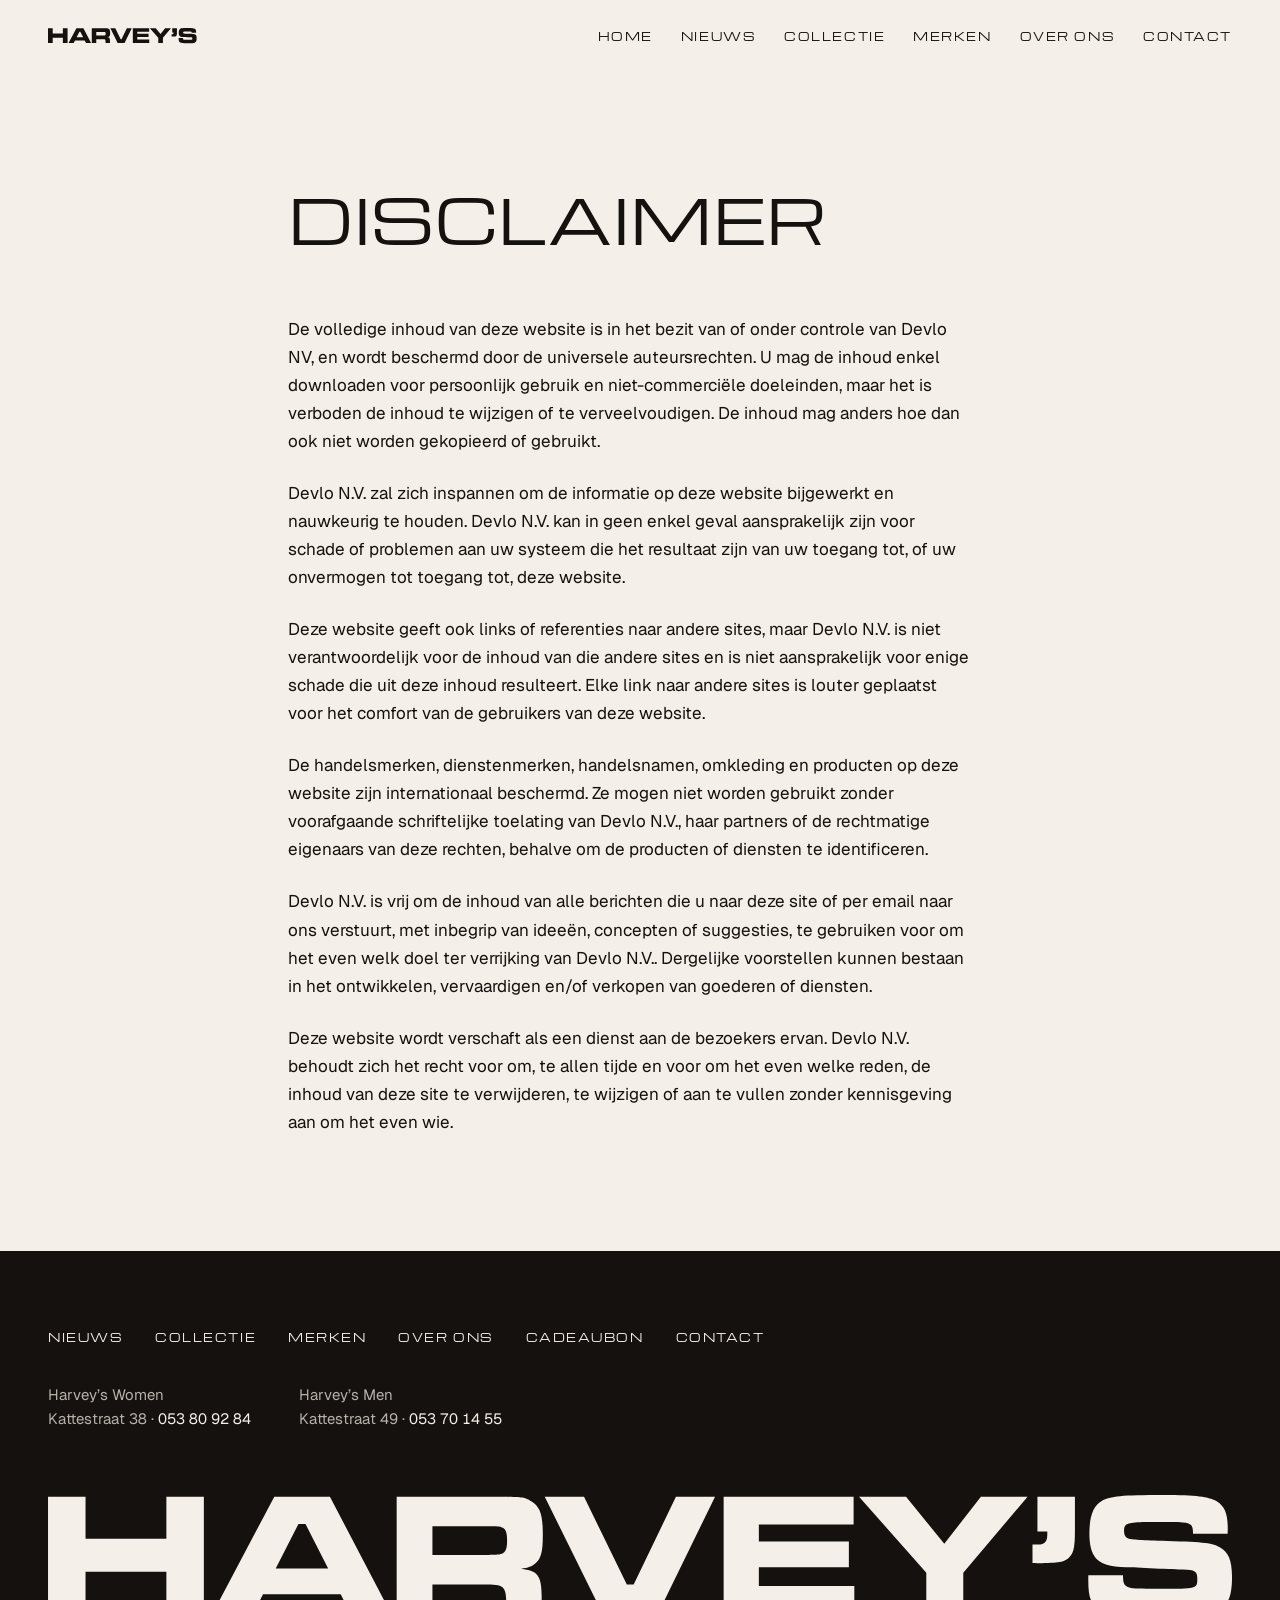
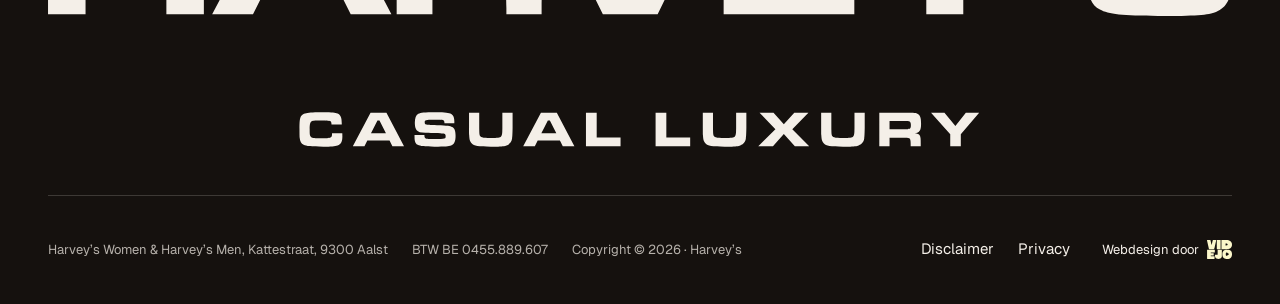
<file: disclaimer.html>
<!doctype html>
<html lang="nl" class="no-js">

<head>
  <meta charset="UTF-8" />
  <meta name="viewport" content="width=device-width, initial-scale=1.0" />
  <title>Disclaimer | Harvey's Aalst</title>
  <meta name="description" content="Disclaimer van de website van Harvey's Women en Harvey's Men in Aalst." />
  <meta name="theme-color" content="#e04b00" />
  <link rel="icon" type="image/svg+xml" href="favicon.svg" />

  <link rel="preconnect" href="https://fonts.googleapis.com" />
  <link rel="preconnect" href="https://fonts.gstatic.com" crossorigin />
  <link
    href="https://fonts.googleapis.com/css2?family=Geist:wght@400;500;600&family=Instrument+Serif:ital@0;1&family=Michroma&display=swap"
    rel="stylesheet" />

  <link rel="stylesheet" href="css/tokens.css" />
  <link rel="stylesheet" href="css/base.css" />
  <link rel="stylesheet" href="css/layout.css" />
  <link rel="stylesheet" href="css/components.css" />
  <link rel="stylesheet" href="css/beweging.css" />
</head>

<body class="pagina-tekst">
  <a class="skip-link" href="#main">Naar de inhoud</a>
  <div id="top"></div>

  <!-- ========== Header ========== -->
  <header class="header">
    <div class="container header__inner">
      <a class="logo" href="index.html" aria-label="Harvey's, naar de startpagina">
        <!-- logo:naam:start -->
<svg viewBox="1.97 6.58 282.40 28.85" aria-hidden="true" focusable="false"><g fill="currentColor"><path d="M1.97 7V35.01H10.92V24.89H30.2V35.01H39.14V7H30.2V17.03H10.92V7Z"/><path d="M74.17 35.01H83.87L69.21 7H55.94L41.12 35.01H50.86L53.25 30.26H71.78ZM68.79 24.13H56.28L61.7 13.51H63.38Z"/><path d="M85.13 35.01H93.66V27.91H105.71C111.01 27.83 111.3 28.12 111.3 33.54V35.01H119.7V32.41C119.87 25.94 119.11 24.68 114.79 24.17C116.55 23.92 117.35 23.59 118.19 22.91C119.57 21.74 119.99 20.18 119.99 16.11C119.99 11.24 119.36 9.39 117.22 8.09C115.42 7 115.42 7 105.76 7H85.13ZM93.66 20.9V14.01H105.67C109.62 14.05 109.7 14.05 110.33 14.35C111.17 14.72 111.47 15.52 111.47 17.37C111.47 19.22 111.22 20.02 110.46 20.48C109.87 20.81 109.87 20.81 105.67 20.9Z"/><path d="M120.45 7 134.31 35.01H147.38L161.07 7H151.74L141.66 27.95H140.03L129.82 7Z"/><path d="M163.12 7V35.01H194.29V28.29H171.52V23.84H192.99V17.66H171.52V13.59H194.12V7Z"/><path d="M195.42 7 211.46 25.1V35.01H220.28V25.1L235.61 7H224.48L215.75 18.21L206.63 7Z"/><path d="M237.97 7V15.31H240.32V16.11C240.28 17.75 239.69 18.38 238.18 18.38H237.42H236.79V22.79C237.71 22.83 238.18 22.83 238.97 22.83C243.47 22.83 244.77 22.49 245.82 21.15C246.66 20.1 246.91 18.63 246.91 15.14V7Z"/><path d="M250.1 25.73V27.07C250.1 31.06 250.78 32.74 252.88 33.92C254.89 35.05 258.34 35.43 266.74 35.43C275.47 35.43 278.83 35.22 280.55 34.46C283.28 33.37 284.38 30.98 284.38 26.23C284.38 22.24 283.62 20.31 281.56 19.09C279.8 18.04 277.91 17.79 268.88 17.54C262.75 17.37 260.56 17.24 259.81 17.03C259.01 16.78 258.63 16.24 258.63 15.23C258.63 13.17 259.22 13 266.4 13C272.83 13 273.79 13.09 274.46 13.63C274.93 14.05 275.05 14.43 275.09 15.82H283.33C283.37 15.27 283.37 14.68 283.37 14.51C283.37 11.07 282.61 9.26 280.81 8.13C278.79 6.95 275.85 6.58 268.04 6.58C257.92 6.58 255.48 6.83 253.3 8C251.32 9.1 250.36 11.62 250.36 15.77C250.36 18.59 250.86 20.39 251.91 21.65C253.17 23.08 255.14 23.67 259.22 23.8C260.14 23.8 262.91 23.92 266.02 24.09C269 24.22 271.78 24.34 272.74 24.34C275.47 24.38 276.1 24.8 276.1 26.48C276.1 28.92 276.1 28.92 266.95 28.96C260.23 28.92 260.14 28.92 259.22 28.37C258.55 27.95 258.38 27.28 258.38 25.73Z"/></g></svg>
<!-- logo:naam:einde -->
      </a>
      <nav class="nav" aria-label="Hoofdmenu">
        <button class="nav__toggle" type="button" aria-expanded="false" aria-controls="hoofdmenu">
          <span class="nav__toggle-tekst" aria-hidden="true"><span>Menu</span><span>Sluit</span></span>
          <span class="nav__toggle-lijnen" aria-hidden="true"><i></i><i></i></span>
          <span class="visually-hidden">Menu</span>
        </button>
        <div class="nav__paneel" id="hoofdmenu">
          <ul class="nav__lijst">
            <li><a class="nav__link" href="index.html#home">Home</a></li>
            <li><a class="nav__link" href="index.html#nieuws">Nieuws</a></li>
            <li><a class="nav__link" href="index.html#collectie">Collectie</a></li>
            <li><a class="nav__link" href="index.html#merken">Merken</a></li>
            <li><a class="nav__link" href="index.html#over">Over ons</a></li>
            <li><a class="nav__link" href="index.html#contact">Contact</a></li>
          </ul>
          <div class="nav__voet">
            <p class="nav__adres">Kattestraat 38 &amp; 49<br />9300 Aalst</p>
            <p class="nav__slogan">
              <span class="visually-hidden">Casual Luxury</span>
              <!-- logo:slogan:start -->
<svg viewBox="61.95 58.37 162.13 8.24" aria-hidden="true" focusable="false"><g fill="currentColor"><path d="M69.71 63.41C69.7 64.59 69.66 64.61 66.99 64.61C64.42 64.61 64.38 64.58 64.38 62.53C64.38 61.32 64.48 60.85 64.77 60.61C65.01 60.42 65.45 60.37 66.97 60.37C68.63 60.37 69.3 60.44 69.45 60.65C69.54 60.78 69.57 60.89 69.59 61.35H72.03V60.96C72.03 59.64 71.76 59.05 71.03 58.7C70.48 58.44 69.73 58.37 67.67 58.37C63.54 58.37 62.65 58.57 62.2 59.58C62.01 60.03 61.95 60.68 61.95 62.54C61.95 63.49 61.96 64.15 61.99 64.51C62.09 65.41 62.35 65.88 62.94 66.18C63.6 66.51 64.61 66.61 67.66 66.61C69.49 66.61 70.38 66.53 71.03 66.31C71.86 66.01 72.18 65.42 72.18 64.16C72.18 64.04 72.17 63.86 72.16 63.41Z"/><path d="M84.11 66.49H86.88L82.69 58.49H78.9L74.67 66.49H77.45L78.13 65.13H83.43ZM82.57 63.38H79L80.55 60.35H81.03Z"/><path d="M89.39 63.84V64.22C89.39 65.36 89.58 65.84 90.18 66.18C90.75 66.5 91.74 66.61 94.14 66.61C96.63 66.61 97.59 66.55 98.09 66.33C98.87 66.02 99.18 65.34 99.18 63.98C99.18 62.84 98.96 62.29 98.37 61.94C97.87 61.64 97.33 61.57 94.75 61.5C93 61.45 92.37 61.41 92.16 61.35C91.93 61.28 91.82 61.13 91.82 60.84C91.82 60.25 91.99 60.2 94.04 60.2C95.88 60.2 96.15 60.23 96.35 60.38C96.48 60.5 96.51 60.61 96.53 61.01H98.88C98.89 60.85 98.89 60.68 98.89 60.63C98.89 59.65 98.67 59.13 98.16 58.81C97.58 58.47 96.74 58.37 94.51 58.37C91.62 58.37 90.92 58.44 90.3 58.77C89.73 59.09 89.46 59.81 89.46 60.99C89.46 61.8 89.6 62.31 89.9 62.67C90.26 63.08 90.83 63.25 91.99 63.29C92.25 63.29 93.05 63.32 93.93 63.37C94.79 63.41 95.58 63.44 95.85 63.44C96.63 63.45 96.81 63.57 96.81 64.05C96.81 64.75 96.81 64.75 94.2 64.76C92.28 64.75 92.25 64.75 91.99 64.59C91.8 64.47 91.75 64.28 91.75 63.84Z"/><path d="M102.39 58.49V62.17C102.4 63.51 102.4 63.51 102.42 63.85C102.48 64.94 102.61 65.41 103 65.81C103.6 66.44 104.56 66.61 107.62 66.61C109.48 66.61 110.28 66.56 111 66.42C111.91 66.23 112.53 65.59 112.66 64.68C112.73 64.11 112.74 63.98 112.78 62.17V58.49H110.34V62.17C110.34 62.35 110.33 62.76 110.32 63.06C110.27 63.75 110.22 63.97 110.03 64.17C109.77 64.46 109.26 64.53 107.58 64.53C105.51 64.53 105.04 64.4 104.91 63.77C104.85 63.44 104.85 63.43 104.82 62.17V58.49Z"/><path d="M124.75 66.49H127.52L123.33 58.49H119.54L115.31 66.49H118.09L118.77 65.13H124.07ZM123.21 63.38H119.64L121.19 60.35H121.67Z"/><path d="M130.28 58.49V66.49H138.53V64.45H132.84V58.49Z"/><path d="M146.89 58.49V66.49H155.14V64.45H149.45V58.49Z"/><path d="M158.15 58.49V62.17C158.16 63.51 158.16 63.51 158.18 63.85C158.24 64.94 158.37 65.41 158.76 65.81C159.36 66.44 160.32 66.61 163.38 66.61C165.24 66.61 166.04 66.56 166.76 66.42C167.67 66.23 168.29 65.59 168.42 64.68C168.49 64.11 168.5 63.98 168.54 62.17V58.49H166.1V62.17C166.1 62.35 166.09 62.76 166.08 63.06C166.03 63.75 165.98 63.97 165.79 64.17C165.53 64.46 165.02 64.53 163.34 64.53C161.27 64.53 160.8 64.4 160.67 63.77C160.61 63.44 160.61 63.43 160.58 62.17V58.49Z"/><path d="M171.69 58.49 175.47 62.45 171.38 66.49H174.88L177.48 63.61L180.11 66.49H183.53L179.5 62.45L183.34 58.49H179.97L177.48 61.29L175.02 58.49Z"/><path d="M186.38 58.49V62.17C186.39 63.51 186.39 63.51 186.41 63.85C186.47 64.94 186.6 65.41 186.99 65.81C187.59 66.44 188.55 66.61 191.61 66.61C193.47 66.61 194.27 66.56 194.99 66.42C195.9 66.23 196.52 65.59 196.65 64.68C196.72 64.11 196.73 63.98 196.77 62.17V58.49H194.33V62.17C194.33 62.35 194.32 62.76 194.31 63.06C194.26 63.75 194.21 63.97 194.02 64.17C193.76 64.46 193.25 64.53 191.57 64.53C189.5 64.53 189.03 64.4 188.9 63.77C188.84 63.44 188.84 63.43 188.81 62.17V58.49Z"/><path d="M200.25 66.49H202.69V64.46H206.13C207.65 64.44 207.73 64.52 207.73 66.07V66.49H210.13V65.75C210.18 63.9 209.96 63.54 208.73 63.39C209.23 63.32 209.46 63.23 209.7 63.03C210.09 62.7 210.21 62.25 210.21 61.09C210.21 59.7 210.03 59.17 209.42 58.8C208.91 58.49 208.91 58.49 206.15 58.49H200.25ZM202.69 62.46V60.49H206.12C207.25 60.5 207.27 60.5 207.45 60.59C207.69 60.69 207.78 60.92 207.78 61.45C207.78 61.98 207.71 62.21 207.49 62.34C207.32 62.43 207.32 62.43 206.12 62.46Z"/><path d="M212.59 58.49 217.17 63.66V66.49H219.69V63.66L224.07 58.49H220.89L218.4 61.69L215.79 58.49Z"/></g></svg>
<!-- logo:slogan:einde -->
            </p>
          </div>
        </div>
      </nav>
    </div>
  </header>

  <main id="main">
    <section class="sectie reveal" aria-labelledby="pagina-titel">
      <div class="container container--smal tekstpagina">
        <div class="sectie__kop">
          <h1 id="pagina-titel">Disclaimer</h1>
        </div>
        <div class="tekstpagina__inhoud">
          <p>De volledige inhoud van deze website is in het bezit van of onder controle van Devlo NV, en wordt beschermd door de universele auteursrechten. U mag de inhoud enkel downloaden voor persoonlijk gebruik en niet-commerciële doeleinden, maar het is verboden de inhoud te wijzigen of te verveelvoudigen. De inhoud mag anders hoe dan ook niet worden gekopieerd of gebruikt.</p>
          <p>Devlo N.V. zal zich inspannen om de informatie op deze website bijgewerkt en nauwkeurig te houden. Devlo N.V. kan in geen enkel geval aansprakelijk zijn voor schade of problemen aan uw systeem die het resultaat zijn van uw toegang tot, of uw onvermogen tot toegang tot, deze website.</p>
          <p>Deze website geeft ook links of referenties naar andere sites, maar Devlo N.V. is niet verantwoordelijk voor de inhoud van die andere sites en is niet aansprakelijk voor enige schade die uit deze inhoud resulteert. Elke link naar andere sites is louter geplaatst voor het comfort van de gebruikers van deze website.</p>
          <p>De handelsmerken, dienstenmerken, handelsnamen, omkleding en producten op deze website zijn internationaal beschermd. Ze mogen niet worden gebruikt zonder voorafgaande schriftelijke toelating van Devlo N.V., haar partners of de rechtmatige eigenaars van deze rechten, behalve om de producten of diensten te identificeren.</p>
          <p>Devlo N.V. is vrij om de inhoud van alle berichten die u naar deze site of per email naar ons verstuurt, met inbegrip van ideeën, concepten of suggesties, te gebruiken voor om het even welk doel ter verrijking van Devlo N.V.. Dergelijke voorstellen kunnen bestaan in het ontwikkelen, vervaardigen en/of verkopen van goederen of diensten.</p>
          <p>Deze website wordt verschaft als een dienst aan de bezoekers ervan. Devlo N.V. behoudt zich het recht voor om, te allen tijde en voor om het even welke reden, de inhoud van deze site te verwijderen, te wijzigen of aan te vullen zonder kennisgeving aan om het even wie.</p>
        </div>
      </div>
    </section>
  </main>

  <!-- ========== Footer ========== -->
  <footer class="footer">
    <div class="container">
      <div class="footer__boven">
        <nav class="footer__menu" aria-label="Snel naar">
          <a href="index.html#nieuws">Nieuws</a>
          <a href="index.html#collectie">Collectie</a>
          <a href="index.html#merken">Merken</a>
          <a href="index.html#over">Over ons</a>
          <a href="index.html#cadeaubon">Cadeaubon</a>
          <a href="index.html#contact">Contact</a>
        </nav>
        <div class="footer__winkels">
          <p>Harvey’s Women<br />Kattestraat 38 · <a href="tel:+3253809284">053 80 92 84</a></p>
          <p>Harvey’s Men<br />Kattestraat 49 · <a href="tel:+3253701455">053 70 14 55</a></p>
        </div>
      </div>
      <a class="footer__logo" href="index.html" aria-label="Harvey's, naar de startpagina">
        <!-- logo:lockup:start -->
<svg viewBox="1.97 6.58 282.40 60.03" aria-hidden="true" focusable="false"><g fill="currentColor"><path d="M1.97 7V35.01H10.92V24.89H30.2V35.01H39.14V7H30.2V17.03H10.92V7Z"/><path d="M74.17 35.01H83.87L69.21 7H55.94L41.12 35.01H50.86L53.25 30.26H71.78ZM68.79 24.13H56.28L61.7 13.51H63.38Z"/><path d="M85.13 35.01H93.66V27.91H105.71C111.01 27.83 111.3 28.12 111.3 33.54V35.01H119.7V32.41C119.87 25.94 119.11 24.68 114.79 24.17C116.55 23.92 117.35 23.59 118.19 22.91C119.57 21.74 119.99 20.18 119.99 16.11C119.99 11.24 119.36 9.39 117.22 8.09C115.42 7 115.42 7 105.76 7H85.13ZM93.66 20.9V14.01H105.67C109.62 14.05 109.7 14.05 110.33 14.35C111.17 14.72 111.47 15.52 111.47 17.37C111.47 19.22 111.22 20.02 110.46 20.48C109.87 20.81 109.87 20.81 105.67 20.9Z"/><path d="M120.45 7 134.31 35.01H147.38L161.07 7H151.74L141.66 27.95H140.03L129.82 7Z"/><path d="M163.12 7V35.01H194.29V28.29H171.52V23.84H192.99V17.66H171.52V13.59H194.12V7Z"/><path d="M195.42 7 211.46 25.1V35.01H220.28V25.1L235.61 7H224.48L215.75 18.21L206.63 7Z"/><path d="M237.97 7V15.31H240.32V16.11C240.28 17.75 239.69 18.38 238.18 18.38H237.42H236.79V22.79C237.71 22.83 238.18 22.83 238.97 22.83C243.47 22.83 244.77 22.49 245.82 21.15C246.66 20.1 246.91 18.63 246.91 15.14V7Z"/><path d="M250.1 25.73V27.07C250.1 31.06 250.78 32.74 252.88 33.92C254.89 35.05 258.34 35.43 266.74 35.43C275.47 35.43 278.83 35.22 280.55 34.46C283.28 33.37 284.38 30.98 284.38 26.23C284.38 22.24 283.62 20.31 281.56 19.09C279.8 18.04 277.91 17.79 268.88 17.54C262.75 17.37 260.56 17.24 259.81 17.03C259.01 16.78 258.63 16.24 258.63 15.23C258.63 13.17 259.22 13 266.4 13C272.83 13 273.79 13.09 274.46 13.63C274.93 14.05 275.05 14.43 275.09 15.82H283.33C283.37 15.27 283.37 14.68 283.37 14.51C283.37 11.07 282.61 9.26 280.81 8.13C278.79 6.95 275.85 6.58 268.04 6.58C257.92 6.58 255.48 6.83 253.3 8C251.32 9.1 250.36 11.62 250.36 15.77C250.36 18.59 250.86 20.39 251.91 21.65C253.17 23.08 255.14 23.67 259.22 23.8C260.14 23.8 262.91 23.92 266.02 24.09C269 24.22 271.78 24.34 272.74 24.34C275.47 24.38 276.1 24.8 276.1 26.48C276.1 28.92 276.1 28.92 266.95 28.96C260.23 28.92 260.14 28.92 259.22 28.37C258.55 27.95 258.38 27.28 258.38 25.73Z"/></g><g fill="currentColor"><path d="M69.71 63.41C69.7 64.59 69.66 64.61 66.99 64.61C64.42 64.61 64.38 64.58 64.38 62.53C64.38 61.32 64.48 60.85 64.77 60.61C65.01 60.42 65.45 60.37 66.97 60.37C68.63 60.37 69.3 60.44 69.45 60.65C69.54 60.78 69.57 60.89 69.59 61.35H72.03V60.96C72.03 59.64 71.76 59.05 71.03 58.7C70.48 58.44 69.73 58.37 67.67 58.37C63.54 58.37 62.65 58.57 62.2 59.58C62.01 60.03 61.95 60.68 61.95 62.54C61.95 63.49 61.96 64.15 61.99 64.51C62.09 65.41 62.35 65.88 62.94 66.18C63.6 66.51 64.61 66.61 67.66 66.61C69.49 66.61 70.38 66.53 71.03 66.31C71.86 66.01 72.18 65.42 72.18 64.16C72.18 64.04 72.17 63.86 72.16 63.41Z"/><path d="M84.11 66.49H86.88L82.69 58.49H78.9L74.67 66.49H77.45L78.13 65.13H83.43ZM82.57 63.38H79L80.55 60.35H81.03Z"/><path d="M89.39 63.84V64.22C89.39 65.36 89.58 65.84 90.18 66.18C90.75 66.5 91.74 66.61 94.14 66.61C96.63 66.61 97.59 66.55 98.09 66.33C98.87 66.02 99.18 65.34 99.18 63.98C99.18 62.84 98.96 62.29 98.37 61.94C97.87 61.64 97.33 61.57 94.75 61.5C93 61.45 92.37 61.41 92.16 61.35C91.93 61.28 91.82 61.13 91.82 60.84C91.82 60.25 91.99 60.2 94.04 60.2C95.88 60.2 96.15 60.23 96.35 60.38C96.48 60.5 96.51 60.61 96.53 61.01H98.88C98.89 60.85 98.89 60.68 98.89 60.63C98.89 59.65 98.67 59.13 98.16 58.81C97.58 58.47 96.74 58.37 94.51 58.37C91.62 58.37 90.92 58.44 90.3 58.77C89.73 59.09 89.46 59.81 89.46 60.99C89.46 61.8 89.6 62.31 89.9 62.67C90.26 63.08 90.83 63.25 91.99 63.29C92.25 63.29 93.05 63.32 93.93 63.37C94.79 63.41 95.58 63.44 95.85 63.44C96.63 63.45 96.81 63.57 96.81 64.05C96.81 64.75 96.81 64.75 94.2 64.76C92.28 64.75 92.25 64.75 91.99 64.59C91.8 64.47 91.75 64.28 91.75 63.84Z"/><path d="M102.39 58.49V62.17C102.4 63.51 102.4 63.51 102.42 63.85C102.48 64.94 102.61 65.41 103 65.81C103.6 66.44 104.56 66.61 107.62 66.61C109.48 66.61 110.28 66.56 111 66.42C111.91 66.23 112.53 65.59 112.66 64.68C112.73 64.11 112.74 63.98 112.78 62.17V58.49H110.34V62.17C110.34 62.35 110.33 62.76 110.32 63.06C110.27 63.75 110.22 63.97 110.03 64.17C109.77 64.46 109.26 64.53 107.58 64.53C105.51 64.53 105.04 64.4 104.91 63.77C104.85 63.44 104.85 63.43 104.82 62.17V58.49Z"/><path d="M124.75 66.49H127.52L123.33 58.49H119.54L115.31 66.49H118.09L118.77 65.13H124.07ZM123.21 63.38H119.64L121.19 60.35H121.67Z"/><path d="M130.28 58.49V66.49H138.53V64.45H132.84V58.49Z"/><path d="M146.89 58.49V66.49H155.14V64.45H149.45V58.49Z"/><path d="M158.15 58.49V62.17C158.16 63.51 158.16 63.51 158.18 63.85C158.24 64.94 158.37 65.41 158.76 65.81C159.36 66.44 160.32 66.61 163.38 66.61C165.24 66.61 166.04 66.56 166.76 66.42C167.67 66.23 168.29 65.59 168.42 64.68C168.49 64.11 168.5 63.98 168.54 62.17V58.49H166.1V62.17C166.1 62.35 166.09 62.76 166.08 63.06C166.03 63.75 165.98 63.97 165.79 64.17C165.53 64.46 165.02 64.53 163.34 64.53C161.27 64.53 160.8 64.4 160.67 63.77C160.61 63.44 160.61 63.43 160.58 62.17V58.49Z"/><path d="M171.69 58.49 175.47 62.45 171.38 66.49H174.88L177.48 63.61L180.11 66.49H183.53L179.5 62.45L183.34 58.49H179.97L177.48 61.29L175.02 58.49Z"/><path d="M186.38 58.49V62.17C186.39 63.51 186.39 63.51 186.41 63.85C186.47 64.94 186.6 65.41 186.99 65.81C187.59 66.44 188.55 66.61 191.61 66.61C193.47 66.61 194.27 66.56 194.99 66.42C195.9 66.23 196.52 65.59 196.65 64.68C196.72 64.11 196.73 63.98 196.77 62.17V58.49H194.33V62.17C194.33 62.35 194.32 62.76 194.31 63.06C194.26 63.75 194.21 63.97 194.02 64.17C193.76 64.46 193.25 64.53 191.57 64.53C189.5 64.53 189.03 64.4 188.9 63.77C188.84 63.44 188.84 63.43 188.81 62.17V58.49Z"/><path d="M200.25 66.49H202.69V64.46H206.13C207.65 64.44 207.73 64.52 207.73 66.07V66.49H210.13V65.75C210.18 63.9 209.96 63.54 208.73 63.39C209.23 63.32 209.46 63.23 209.7 63.03C210.09 62.7 210.21 62.25 210.21 61.09C210.21 59.7 210.03 59.17 209.42 58.8C208.91 58.49 208.91 58.49 206.15 58.49H200.25ZM202.69 62.46V60.49H206.12C207.25 60.5 207.27 60.5 207.45 60.59C207.69 60.69 207.78 60.92 207.78 61.45C207.78 61.98 207.71 62.21 207.49 62.34C207.32 62.43 207.32 62.43 206.12 62.46Z"/><path d="M212.59 58.49 217.17 63.66V66.49H219.69V63.66L224.07 58.49H220.89L218.4 61.69L215.79 58.49Z"/></g></svg>
<!-- logo:lockup:einde -->
      </a>
      <div class="footer__onder">
        <div class="footer__meta">
          <span>Harvey’s Women &amp; Harvey’s Men, Kattestraat, 9300 Aalst</span>
          <span>BTW BE 0455.889.607</span>
          <span>Copyright © 2026 · Harvey’s</span>
        </div>
        <div class="footer__rechts">
          <nav class="footer__links" aria-label="Juridisch">
            <a href="disclaimer.html">Disclaimer</a>
            <a href="privacy.html">Privacy</a>
          </nav>
          <a class="footer__maker" href="https://videjo.be/">
            Webdesign door
            <img src="images/videjo-logo.svg" alt="VIDEJO" width="815" height="647" loading="lazy" decoding="async" />
          </a>
        </div>
      </div>
    </div>
  </footer>

  <script src="js/main.js"></script>
</body>

</html>
</file>
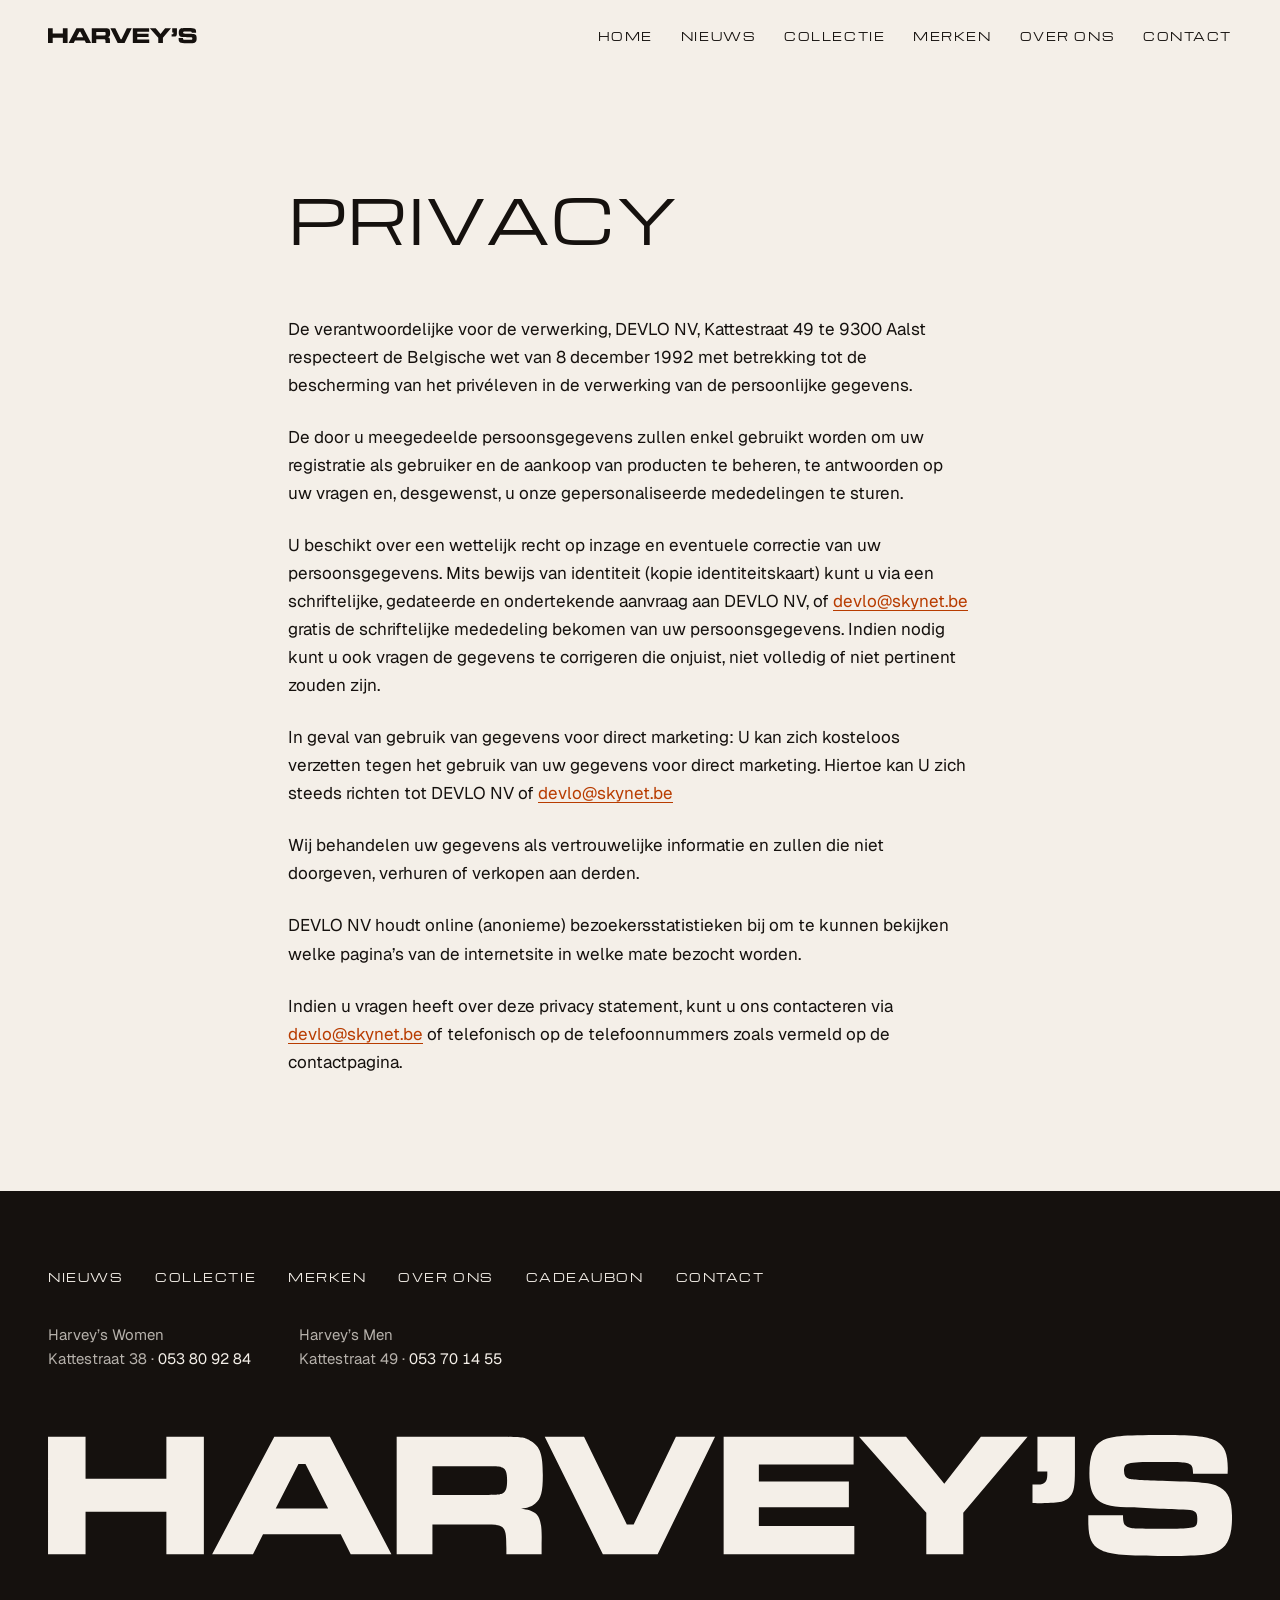
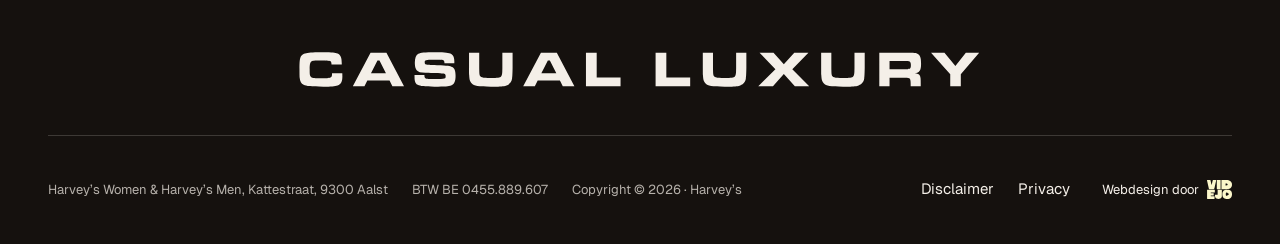
<file: privacy.html>
<!doctype html>
<html lang="nl" class="no-js">

<head>
  <meta charset="UTF-8" />
  <meta name="viewport" content="width=device-width, initial-scale=1.0" />
  <title>Privacy | Harvey's Aalst</title>
  <meta name="description" content="Privacyverklaring van de website van Harvey's Women en Harvey's Men in Aalst." />
  <meta name="theme-color" content="#e04b00" />
  <link rel="icon" type="image/svg+xml" href="favicon.svg" />

  <link rel="preconnect" href="https://fonts.googleapis.com" />
  <link rel="preconnect" href="https://fonts.gstatic.com" crossorigin />
  <link
    href="https://fonts.googleapis.com/css2?family=Geist:wght@400;500;600&family=Instrument+Serif:ital@0;1&family=Michroma&display=swap"
    rel="stylesheet" />

  <link rel="stylesheet" href="css/tokens.css" />
  <link rel="stylesheet" href="css/base.css" />
  <link rel="stylesheet" href="css/layout.css" />
  <link rel="stylesheet" href="css/components.css" />
  <link rel="stylesheet" href="css/beweging.css" />
</head>

<body class="pagina-tekst">
  <a class="skip-link" href="#main">Naar de inhoud</a>
  <div id="top"></div>

  <!-- ========== Header ========== -->
  <header class="header">
    <div class="container header__inner">
      <a class="logo" href="index.html" aria-label="Harvey's, naar de startpagina">
        <!-- logo:naam:start -->
<svg viewBox="1.97 6.58 282.40 28.85" aria-hidden="true" focusable="false"><g fill="currentColor"><path d="M1.97 7V35.01H10.92V24.89H30.2V35.01H39.14V7H30.2V17.03H10.92V7Z"/><path d="M74.17 35.01H83.87L69.21 7H55.94L41.12 35.01H50.86L53.25 30.26H71.78ZM68.79 24.13H56.28L61.7 13.51H63.38Z"/><path d="M85.13 35.01H93.66V27.91H105.71C111.01 27.83 111.3 28.12 111.3 33.54V35.01H119.7V32.41C119.87 25.94 119.11 24.68 114.79 24.17C116.55 23.92 117.35 23.59 118.19 22.91C119.57 21.74 119.99 20.18 119.99 16.11C119.99 11.24 119.36 9.39 117.22 8.09C115.42 7 115.42 7 105.76 7H85.13ZM93.66 20.9V14.01H105.67C109.62 14.05 109.7 14.05 110.33 14.35C111.17 14.72 111.47 15.52 111.47 17.37C111.47 19.22 111.22 20.02 110.46 20.48C109.87 20.81 109.87 20.81 105.67 20.9Z"/><path d="M120.45 7 134.31 35.01H147.38L161.07 7H151.74L141.66 27.95H140.03L129.82 7Z"/><path d="M163.12 7V35.01H194.29V28.29H171.52V23.84H192.99V17.66H171.52V13.59H194.12V7Z"/><path d="M195.42 7 211.46 25.1V35.01H220.28V25.1L235.61 7H224.48L215.75 18.21L206.63 7Z"/><path d="M237.97 7V15.31H240.32V16.11C240.28 17.75 239.69 18.38 238.18 18.38H237.42H236.79V22.79C237.71 22.83 238.18 22.83 238.97 22.83C243.47 22.83 244.77 22.49 245.82 21.15C246.66 20.1 246.91 18.63 246.91 15.14V7Z"/><path d="M250.1 25.73V27.07C250.1 31.06 250.78 32.74 252.88 33.92C254.89 35.05 258.34 35.43 266.74 35.43C275.47 35.43 278.83 35.22 280.55 34.46C283.28 33.37 284.38 30.98 284.38 26.23C284.38 22.24 283.62 20.31 281.56 19.09C279.8 18.04 277.91 17.79 268.88 17.54C262.75 17.37 260.56 17.24 259.81 17.03C259.01 16.78 258.63 16.24 258.63 15.23C258.63 13.17 259.22 13 266.4 13C272.83 13 273.79 13.09 274.46 13.63C274.93 14.05 275.05 14.43 275.09 15.82H283.33C283.37 15.27 283.37 14.68 283.37 14.51C283.37 11.07 282.61 9.26 280.81 8.13C278.79 6.95 275.85 6.58 268.04 6.58C257.92 6.58 255.48 6.83 253.3 8C251.32 9.1 250.36 11.62 250.36 15.77C250.36 18.59 250.86 20.39 251.91 21.65C253.17 23.08 255.14 23.67 259.22 23.8C260.14 23.8 262.91 23.92 266.02 24.09C269 24.22 271.78 24.34 272.74 24.34C275.47 24.38 276.1 24.8 276.1 26.48C276.1 28.92 276.1 28.92 266.95 28.96C260.23 28.92 260.14 28.92 259.22 28.37C258.55 27.95 258.38 27.28 258.38 25.73Z"/></g></svg>
<!-- logo:naam:einde -->
      </a>
      <nav class="nav" aria-label="Hoofdmenu">
        <button class="nav__toggle" type="button" aria-expanded="false" aria-controls="hoofdmenu">
          <span class="nav__toggle-tekst" aria-hidden="true"><span>Menu</span><span>Sluit</span></span>
          <span class="nav__toggle-lijnen" aria-hidden="true"><i></i><i></i></span>
          <span class="visually-hidden">Menu</span>
        </button>
        <div class="nav__paneel" id="hoofdmenu">
          <ul class="nav__lijst">
            <li><a class="nav__link" href="index.html#home">Home</a></li>
            <li><a class="nav__link" href="index.html#nieuws">Nieuws</a></li>
            <li><a class="nav__link" href="index.html#collectie">Collectie</a></li>
            <li><a class="nav__link" href="index.html#merken">Merken</a></li>
            <li><a class="nav__link" href="index.html#over">Over ons</a></li>
            <li><a class="nav__link" href="index.html#contact">Contact</a></li>
          </ul>
          <div class="nav__voet">
            <p class="nav__adres">Kattestraat 38 &amp; 49<br />9300 Aalst</p>
            <p class="nav__slogan">
              <span class="visually-hidden">Casual Luxury</span>
              <!-- logo:slogan:start -->
<svg viewBox="61.95 58.37 162.13 8.24" aria-hidden="true" focusable="false"><g fill="currentColor"><path d="M69.71 63.41C69.7 64.59 69.66 64.61 66.99 64.61C64.42 64.61 64.38 64.58 64.38 62.53C64.38 61.32 64.48 60.85 64.77 60.61C65.01 60.42 65.45 60.37 66.97 60.37C68.63 60.37 69.3 60.44 69.45 60.65C69.54 60.78 69.57 60.89 69.59 61.35H72.03V60.96C72.03 59.64 71.76 59.05 71.03 58.7C70.48 58.44 69.73 58.37 67.67 58.37C63.54 58.37 62.65 58.57 62.2 59.58C62.01 60.03 61.95 60.68 61.95 62.54C61.95 63.49 61.96 64.15 61.99 64.51C62.09 65.41 62.35 65.88 62.94 66.18C63.6 66.51 64.61 66.61 67.66 66.61C69.49 66.61 70.38 66.53 71.03 66.31C71.86 66.01 72.18 65.42 72.18 64.16C72.18 64.04 72.17 63.86 72.16 63.41Z"/><path d="M84.11 66.49H86.88L82.69 58.49H78.9L74.67 66.49H77.45L78.13 65.13H83.43ZM82.57 63.38H79L80.55 60.35H81.03Z"/><path d="M89.39 63.84V64.22C89.39 65.36 89.58 65.84 90.18 66.18C90.75 66.5 91.74 66.61 94.14 66.61C96.63 66.61 97.59 66.55 98.09 66.33C98.87 66.02 99.18 65.34 99.18 63.98C99.18 62.84 98.96 62.29 98.37 61.94C97.87 61.64 97.33 61.57 94.75 61.5C93 61.45 92.37 61.41 92.16 61.35C91.93 61.28 91.82 61.13 91.82 60.84C91.82 60.25 91.99 60.2 94.04 60.2C95.88 60.2 96.15 60.23 96.35 60.38C96.48 60.5 96.51 60.61 96.53 61.01H98.88C98.89 60.85 98.89 60.68 98.89 60.63C98.89 59.65 98.67 59.13 98.16 58.81C97.58 58.47 96.74 58.37 94.51 58.37C91.62 58.37 90.92 58.44 90.3 58.77C89.73 59.09 89.46 59.81 89.46 60.99C89.46 61.8 89.6 62.31 89.9 62.67C90.26 63.08 90.83 63.25 91.99 63.29C92.25 63.29 93.05 63.32 93.93 63.37C94.79 63.41 95.58 63.44 95.85 63.44C96.63 63.45 96.81 63.57 96.81 64.05C96.81 64.75 96.81 64.75 94.2 64.76C92.28 64.75 92.25 64.75 91.99 64.59C91.8 64.47 91.75 64.28 91.75 63.84Z"/><path d="M102.39 58.49V62.17C102.4 63.51 102.4 63.51 102.42 63.85C102.48 64.94 102.61 65.41 103 65.81C103.6 66.44 104.56 66.61 107.62 66.61C109.48 66.61 110.28 66.56 111 66.42C111.91 66.23 112.53 65.59 112.66 64.68C112.73 64.11 112.74 63.98 112.78 62.17V58.49H110.34V62.17C110.34 62.35 110.33 62.76 110.32 63.06C110.27 63.75 110.22 63.97 110.03 64.17C109.77 64.46 109.26 64.53 107.58 64.53C105.51 64.53 105.04 64.4 104.91 63.77C104.85 63.44 104.85 63.43 104.82 62.17V58.49Z"/><path d="M124.75 66.49H127.52L123.33 58.49H119.54L115.31 66.49H118.09L118.77 65.13H124.07ZM123.21 63.38H119.64L121.19 60.35H121.67Z"/><path d="M130.28 58.49V66.49H138.53V64.45H132.84V58.49Z"/><path d="M146.89 58.49V66.49H155.14V64.45H149.45V58.49Z"/><path d="M158.15 58.49V62.17C158.16 63.51 158.16 63.51 158.18 63.85C158.24 64.94 158.37 65.41 158.76 65.81C159.36 66.44 160.32 66.61 163.38 66.61C165.24 66.61 166.04 66.56 166.76 66.42C167.67 66.23 168.29 65.59 168.42 64.68C168.49 64.11 168.5 63.98 168.54 62.17V58.49H166.1V62.17C166.1 62.35 166.09 62.76 166.08 63.06C166.03 63.75 165.98 63.97 165.79 64.17C165.53 64.46 165.02 64.53 163.34 64.53C161.27 64.53 160.8 64.4 160.67 63.77C160.61 63.44 160.61 63.43 160.58 62.17V58.49Z"/><path d="M171.69 58.49 175.47 62.45 171.38 66.49H174.88L177.48 63.61L180.11 66.49H183.53L179.5 62.45L183.34 58.49H179.97L177.48 61.29L175.02 58.49Z"/><path d="M186.38 58.49V62.17C186.39 63.51 186.39 63.51 186.41 63.85C186.47 64.94 186.6 65.41 186.99 65.81C187.59 66.44 188.55 66.61 191.61 66.61C193.47 66.61 194.27 66.56 194.99 66.42C195.9 66.23 196.52 65.59 196.65 64.68C196.72 64.11 196.73 63.98 196.77 62.17V58.49H194.33V62.17C194.33 62.35 194.32 62.76 194.31 63.06C194.26 63.75 194.21 63.97 194.02 64.17C193.76 64.46 193.25 64.53 191.57 64.53C189.5 64.53 189.03 64.4 188.9 63.77C188.84 63.44 188.84 63.43 188.81 62.17V58.49Z"/><path d="M200.25 66.49H202.69V64.46H206.13C207.65 64.44 207.73 64.52 207.73 66.07V66.49H210.13V65.75C210.18 63.9 209.96 63.54 208.73 63.39C209.23 63.32 209.46 63.23 209.7 63.03C210.09 62.7 210.21 62.25 210.21 61.09C210.21 59.7 210.03 59.17 209.42 58.8C208.91 58.49 208.91 58.49 206.15 58.49H200.25ZM202.69 62.46V60.49H206.12C207.25 60.5 207.27 60.5 207.45 60.59C207.69 60.69 207.78 60.92 207.78 61.45C207.78 61.98 207.71 62.21 207.49 62.34C207.32 62.43 207.32 62.43 206.12 62.46Z"/><path d="M212.59 58.49 217.17 63.66V66.49H219.69V63.66L224.07 58.49H220.89L218.4 61.69L215.79 58.49Z"/></g></svg>
<!-- logo:slogan:einde -->
            </p>
          </div>
        </div>
      </nav>
    </div>
  </header>

  <main id="main">
    <section class="sectie reveal" aria-labelledby="pagina-titel">
      <div class="container container--smal tekstpagina">
        <div class="sectie__kop">
          <h1 id="pagina-titel">Privacy</h1>
        </div>
        <div class="tekstpagina__inhoud">
          <p>De verantwoordelijke voor de verwerking, DEVLO NV, Kattestraat 49 te 9300 Aalst respecteert de Belgische wet van 8 december 1992 met betrekking tot de bescherming van het privéleven in de verwerking van de persoonlijke gegevens.</p>
          <p>De door u meegedeelde persoonsgegevens zullen enkel gebruikt worden om uw registratie als gebruiker en de aankoop van producten te beheren, te antwoorden op uw vragen en, desgewenst, u onze gepersonaliseerde mededelingen te sturen.</p>
          <p>U beschikt over een wettelijk recht op inzage en eventuele correctie van uw persoonsgegevens. Mits bewijs van identiteit (kopie identiteitskaart) kunt u via een schriftelijke, gedateerde en ondertekende aanvraag aan DEVLO NV, of <a href="mailto:devlo@skynet.be">devlo@skynet.be</a> gratis de schriftelijke mededeling bekomen van uw persoonsgegevens. Indien nodig kunt u ook vragen de gegevens te corrigeren die onjuist, niet volledig of niet pertinent zouden zijn.</p>
          <p>In geval van gebruik van gegevens voor direct marketing: U kan zich kosteloos verzetten tegen het gebruik van uw gegevens voor direct marketing. Hiertoe kan U zich steeds richten tot DEVLO NV of <a href="mailto:devlo@skynet.be">devlo@skynet.be</a></p>
          <p>Wij behandelen uw gegevens als vertrouwelijke informatie en zullen die niet doorgeven, verhuren of verkopen aan derden.</p>
          <p>DEVLO NV houdt online (anonieme) bezoekersstatistieken bij om te kunnen bekijken welke pagina’s van de internetsite in welke mate bezocht worden.</p>
          <p>Indien u vragen heeft over deze privacy statement, kunt u ons contacteren via <a href="mailto:devlo@skynet.be">devlo@skynet.be</a> of telefonisch op de telefoonnummers zoals vermeld op de contactpagina.</p>
        </div>
      </div>
    </section>
  </main>

  <!-- ========== Footer ========== -->
  <footer class="footer">
    <div class="container">
      <div class="footer__boven">
        <nav class="footer__menu" aria-label="Snel naar">
          <a href="index.html#nieuws">Nieuws</a>
          <a href="index.html#collectie">Collectie</a>
          <a href="index.html#merken">Merken</a>
          <a href="index.html#over">Over ons</a>
          <a href="index.html#cadeaubon">Cadeaubon</a>
          <a href="index.html#contact">Contact</a>
        </nav>
        <div class="footer__winkels">
          <p>Harvey’s Women<br />Kattestraat 38 · <a href="tel:+3253809284">053 80 92 84</a></p>
          <p>Harvey’s Men<br />Kattestraat 49 · <a href="tel:+3253701455">053 70 14 55</a></p>
        </div>
      </div>
      <a class="footer__logo" href="index.html" aria-label="Harvey's, naar de startpagina">
        <!-- logo:lockup:start -->
<svg viewBox="1.97 6.58 282.40 60.03" aria-hidden="true" focusable="false"><g fill="currentColor"><path d="M1.97 7V35.01H10.92V24.89H30.2V35.01H39.14V7H30.2V17.03H10.92V7Z"/><path d="M74.17 35.01H83.87L69.21 7H55.94L41.12 35.01H50.86L53.25 30.26H71.78ZM68.79 24.13H56.28L61.7 13.51H63.38Z"/><path d="M85.13 35.01H93.66V27.91H105.71C111.01 27.83 111.3 28.12 111.3 33.54V35.01H119.7V32.41C119.87 25.94 119.11 24.68 114.79 24.17C116.55 23.92 117.35 23.59 118.19 22.91C119.57 21.74 119.99 20.18 119.99 16.11C119.99 11.24 119.36 9.39 117.22 8.09C115.42 7 115.42 7 105.76 7H85.13ZM93.66 20.9V14.01H105.67C109.62 14.05 109.7 14.05 110.33 14.35C111.17 14.72 111.47 15.52 111.47 17.37C111.47 19.22 111.22 20.02 110.46 20.48C109.87 20.81 109.87 20.81 105.67 20.9Z"/><path d="M120.45 7 134.31 35.01H147.38L161.07 7H151.74L141.66 27.95H140.03L129.82 7Z"/><path d="M163.12 7V35.01H194.29V28.29H171.52V23.84H192.99V17.66H171.52V13.59H194.12V7Z"/><path d="M195.42 7 211.46 25.1V35.01H220.28V25.1L235.61 7H224.48L215.75 18.21L206.63 7Z"/><path d="M237.97 7V15.31H240.32V16.11C240.28 17.75 239.69 18.38 238.18 18.38H237.42H236.79V22.79C237.71 22.83 238.18 22.83 238.97 22.83C243.47 22.83 244.77 22.49 245.82 21.15C246.66 20.1 246.91 18.63 246.91 15.14V7Z"/><path d="M250.1 25.73V27.07C250.1 31.06 250.78 32.74 252.88 33.92C254.89 35.05 258.34 35.43 266.74 35.43C275.47 35.43 278.83 35.22 280.55 34.46C283.28 33.37 284.38 30.98 284.38 26.23C284.38 22.24 283.62 20.31 281.56 19.09C279.8 18.04 277.91 17.79 268.88 17.54C262.75 17.37 260.56 17.24 259.81 17.03C259.01 16.78 258.63 16.24 258.63 15.23C258.63 13.17 259.22 13 266.4 13C272.83 13 273.79 13.09 274.46 13.63C274.93 14.05 275.05 14.43 275.09 15.82H283.33C283.37 15.27 283.37 14.68 283.37 14.51C283.37 11.07 282.61 9.26 280.81 8.13C278.79 6.95 275.85 6.58 268.04 6.58C257.92 6.58 255.48 6.83 253.3 8C251.32 9.1 250.36 11.62 250.36 15.77C250.36 18.59 250.86 20.39 251.91 21.65C253.17 23.08 255.14 23.67 259.22 23.8C260.14 23.8 262.91 23.92 266.02 24.09C269 24.22 271.78 24.34 272.74 24.34C275.47 24.38 276.1 24.8 276.1 26.48C276.1 28.92 276.1 28.92 266.95 28.96C260.23 28.92 260.14 28.92 259.22 28.37C258.55 27.95 258.38 27.28 258.38 25.73Z"/></g><g fill="currentColor"><path d="M69.71 63.41C69.7 64.59 69.66 64.61 66.99 64.61C64.42 64.61 64.38 64.58 64.38 62.53C64.38 61.32 64.48 60.85 64.77 60.61C65.01 60.42 65.45 60.37 66.97 60.37C68.63 60.37 69.3 60.44 69.45 60.65C69.54 60.78 69.57 60.89 69.59 61.35H72.03V60.96C72.03 59.64 71.76 59.05 71.03 58.7C70.48 58.44 69.73 58.37 67.67 58.37C63.54 58.37 62.65 58.57 62.2 59.58C62.01 60.03 61.95 60.68 61.95 62.54C61.95 63.49 61.96 64.15 61.99 64.51C62.09 65.41 62.35 65.88 62.94 66.18C63.6 66.51 64.61 66.61 67.66 66.61C69.49 66.61 70.38 66.53 71.03 66.31C71.86 66.01 72.18 65.42 72.18 64.16C72.18 64.04 72.17 63.86 72.16 63.41Z"/><path d="M84.11 66.49H86.88L82.69 58.49H78.9L74.67 66.49H77.45L78.13 65.13H83.43ZM82.57 63.38H79L80.55 60.35H81.03Z"/><path d="M89.39 63.84V64.22C89.39 65.36 89.58 65.84 90.18 66.18C90.75 66.5 91.74 66.61 94.14 66.61C96.63 66.61 97.59 66.55 98.09 66.33C98.87 66.02 99.18 65.34 99.18 63.98C99.18 62.84 98.96 62.29 98.37 61.94C97.87 61.64 97.33 61.57 94.75 61.5C93 61.45 92.37 61.41 92.16 61.35C91.93 61.28 91.82 61.13 91.82 60.84C91.82 60.25 91.99 60.2 94.04 60.2C95.88 60.2 96.15 60.23 96.35 60.38C96.48 60.5 96.51 60.61 96.53 61.01H98.88C98.89 60.85 98.89 60.68 98.89 60.63C98.89 59.65 98.67 59.13 98.16 58.81C97.58 58.47 96.74 58.37 94.51 58.37C91.62 58.37 90.92 58.44 90.3 58.77C89.73 59.09 89.46 59.81 89.46 60.99C89.46 61.8 89.6 62.31 89.9 62.67C90.26 63.08 90.83 63.25 91.99 63.29C92.25 63.29 93.05 63.32 93.93 63.37C94.79 63.41 95.58 63.44 95.85 63.44C96.63 63.45 96.81 63.57 96.81 64.05C96.81 64.75 96.81 64.75 94.2 64.76C92.28 64.75 92.25 64.75 91.99 64.59C91.8 64.47 91.75 64.28 91.75 63.84Z"/><path d="M102.39 58.49V62.17C102.4 63.51 102.4 63.51 102.42 63.85C102.48 64.94 102.61 65.41 103 65.81C103.6 66.44 104.56 66.61 107.62 66.61C109.48 66.61 110.28 66.56 111 66.42C111.91 66.23 112.53 65.59 112.66 64.68C112.73 64.11 112.74 63.98 112.78 62.17V58.49H110.34V62.17C110.34 62.35 110.33 62.76 110.32 63.06C110.27 63.75 110.22 63.97 110.03 64.17C109.77 64.46 109.26 64.53 107.58 64.53C105.51 64.53 105.04 64.4 104.91 63.77C104.85 63.44 104.85 63.43 104.82 62.17V58.49Z"/><path d="M124.75 66.49H127.52L123.33 58.49H119.54L115.31 66.49H118.09L118.77 65.13H124.07ZM123.21 63.38H119.64L121.19 60.35H121.67Z"/><path d="M130.28 58.49V66.49H138.53V64.45H132.84V58.49Z"/><path d="M146.89 58.49V66.49H155.14V64.45H149.45V58.49Z"/><path d="M158.15 58.49V62.17C158.16 63.51 158.16 63.51 158.18 63.85C158.24 64.94 158.37 65.41 158.76 65.81C159.36 66.44 160.32 66.61 163.38 66.61C165.24 66.61 166.04 66.56 166.76 66.42C167.67 66.23 168.29 65.59 168.42 64.68C168.49 64.11 168.5 63.98 168.54 62.17V58.49H166.1V62.17C166.1 62.35 166.09 62.76 166.08 63.06C166.03 63.75 165.98 63.97 165.79 64.17C165.53 64.46 165.02 64.53 163.34 64.53C161.27 64.53 160.8 64.4 160.67 63.77C160.61 63.44 160.61 63.43 160.58 62.17V58.49Z"/><path d="M171.69 58.49 175.47 62.45 171.38 66.49H174.88L177.48 63.61L180.11 66.49H183.53L179.5 62.45L183.34 58.49H179.97L177.48 61.29L175.02 58.49Z"/><path d="M186.38 58.49V62.17C186.39 63.51 186.39 63.51 186.41 63.85C186.47 64.94 186.6 65.41 186.99 65.81C187.59 66.44 188.55 66.61 191.61 66.61C193.47 66.61 194.27 66.56 194.99 66.42C195.9 66.23 196.52 65.59 196.65 64.68C196.72 64.11 196.73 63.98 196.77 62.17V58.49H194.33V62.17C194.33 62.35 194.32 62.76 194.31 63.06C194.26 63.75 194.21 63.97 194.02 64.17C193.76 64.46 193.25 64.53 191.57 64.53C189.5 64.53 189.03 64.4 188.9 63.77C188.84 63.44 188.84 63.43 188.81 62.17V58.49Z"/><path d="M200.25 66.49H202.69V64.46H206.13C207.65 64.44 207.73 64.52 207.73 66.07V66.49H210.13V65.75C210.18 63.9 209.96 63.54 208.73 63.39C209.23 63.32 209.46 63.23 209.7 63.03C210.09 62.7 210.21 62.25 210.21 61.09C210.21 59.7 210.03 59.17 209.42 58.8C208.91 58.49 208.91 58.49 206.15 58.49H200.25ZM202.69 62.46V60.49H206.12C207.25 60.5 207.27 60.5 207.45 60.59C207.69 60.69 207.78 60.92 207.78 61.45C207.78 61.98 207.71 62.21 207.49 62.34C207.32 62.43 207.32 62.43 206.12 62.46Z"/><path d="M212.59 58.49 217.17 63.66V66.49H219.69V63.66L224.07 58.49H220.89L218.4 61.69L215.79 58.49Z"/></g></svg>
<!-- logo:lockup:einde -->
      </a>
      <div class="footer__onder">
        <div class="footer__meta">
          <span>Harvey’s Women &amp; Harvey’s Men, Kattestraat, 9300 Aalst</span>
          <span>BTW BE 0455.889.607</span>
          <span>Copyright © 2026 · Harvey’s</span>
        </div>
        <div class="footer__rechts">
          <nav class="footer__links" aria-label="Juridisch">
            <a href="disclaimer.html">Disclaimer</a>
            <a href="privacy.html">Privacy</a>
          </nav>
          <a class="footer__maker" href="https://videjo.be/">
            Webdesign door
            <img src="images/videjo-logo.svg" alt="VIDEJO" width="815" height="647" loading="lazy" decoding="async" />
          </a>
        </div>
      </div>
    </div>
  </footer>

  <script src="js/main.js"></script>
</body>

</html>
</file>
<file: css/tokens.css>
/* Ontwerptokens — de enige plek met losse waarden. Zie DESIGN.md voor de regels. */
:root {
  /* Kleur — huisstijl "Casual Luxury": oranje vlak, zwart woordmerk */
  --oranje: #e04b00; /* het merkvlak: hero, merken, nieuwsbrief */
  --oranje-diep: #b83c00; /* hover op oranje; oranje tekst op licht (contrast 5:1) */
  --oranje-licht: #f2835a; /* kern van de spotlight in de hero, nooit voor tekst */
  --kalk: #f4efe8; /* hoofdachtergrond, gebroken wit */
  --linnen: #e9e1d5; /* tweede vlak, secties die moeten afwijken */
  --inkt: #15110e; /* warm zwart: woordmerk, tekst, footer */
  --steen: #655d55; /* secundaire tekst, labels */
  --wit: #fff;
  --zwart: #000;

  /* Hulpwaarden voor rgba() */
  --oranje-rgb: 224, 75, 0;
  --inkt-rgb: 21, 17, 14;
  --kalk-rgb: 244, 239, 232;

  /* Afgeleide kleuren, altijd opgebouwd uit het palet */
  --lijn: color-mix(in srgb, var(--inkt) 14%, transparent);
  --lijn-sterk: color-mix(in srgb, var(--inkt) 32%, transparent);
  --lijn-op-oranje: color-mix(in srgb, var(--inkt) 28%, transparent);
  --lijn-op-inkt: color-mix(in srgb, var(--kalk) 18%, transparent);
  --beeld-vlak: color-mix(in srgb, var(--linnen) 70%, var(--kalk));
  --kalk-op-inkt: color-mix(in srgb, var(--kalk) 72%, var(--inkt));
  --scrim: color-mix(in srgb, var(--inkt) 38%, transparent);

  /* Filmkorrel op de oranje vlakken: zwarte ruis met lage, wisselende dekking.
     De sterkte zit in de laatste rij van feColorMatrix (.3 en -.09). */
  --korrel: url("data:image/svg+xml,%3Csvg xmlns='http://www.w3.org/2000/svg' width='240' height='240'%3E%3Cfilter id='k'%3E%3CfeTurbulence type='fractalNoise' baseFrequency='.85' numOctaves='3' stitchTiles='stitch'/%3E%3CfeColorMatrix values='0 0 0 0 0 0 0 0 0 0 0 0 0 0 0 0 0 0 .3 -.09'/%3E%3C/filter%3E%3Crect width='100%25' height='100%25' filter='url(%23k)'/%3E%3C/svg%3E");

  /* Betekenis: enkel voor het label open/gesloten en het formulier */
  --succes: var(--oranje);
  --fout: var(--oranje-diep);
  --rust: var(--steen);

  /* Typografie */
  --font-display: 'Michroma', 'Arial Black', sans-serif;
  --font-serif: 'Instrument Serif', 'Iowan Old Style', Georgia, serif;
  --font-sans: 'Geist', 'Helvetica Neue', Arial, sans-serif;

  --fs-label: 0.6875rem; /* Michroma in kapitalen: labels, navigatie, knoppen */
  --fs-xs: 0.8125rem;
  --fs-sm: 0.9375rem;
  --fs-md: 1.0625rem;
  --fs-lead: clamp(1.125rem, 1rem + 0.5vw, 1.375rem);
  --fs-lg: clamp(1.25rem, 1.1rem + 0.6vw, 1.5rem);
  --fs-h3: clamp(1.5rem, 1.2rem + 1.2vw, 2.25rem);
  --fs-statement: clamp(1.75rem, 1.1rem + 2.8vw, 3.75rem);
  --fs-h2: clamp(1.625rem, 0.9rem + 3.6vw, 4.25rem);
  --fs-band: clamp(2.5rem, 1.2rem + 6vw, 7rem);

  --lh-tight: 1.05;
  --lh-snug: 1.2;
  --lh-body: 1.65;

  --tracking-label: 0.14em;
  --tracking-display: 0.01em;

  /* Ruimte */
  --space-1: 0.25rem;
  --space-2: 0.5rem;
  --space-3: 0.75rem;
  --space-4: 1rem;
  --space-5: 1.5rem;
  --space-6: 2rem;
  --space-7: 3rem;
  --space-8: 4rem;
  --space-9: 6rem;
  --space-10: 8rem;

  --sectie-y: clamp(var(--space-8), 9vw, 9rem);
  --gutter: clamp(var(--space-4), 4vw, var(--space-7));

  /* Vorm */
  --radius-sm: 2px;
  --radius-md: 6px;
  --radius-pil: 999px;

  --maxw: 84rem;
  --maxw-smal: 44rem;
  --measure: 62ch;

  --header-h: 4.5rem;

  /* Schaduw: enkel voor wat echt boven de pagina zweeft */
  --schaduw-zwevend: 0 1.5rem 3rem -1.5rem rgba(var(--inkt-rgb), 0.45);

  /* Hero: het logo, en het videovenster dat bij het scrollen openschuift tot het
     hele scherm. --v-…: de afstand van het venster tot de rand in rust (bij --p: 0).
     --hero-reis: hoe lang de hero blijft staan terwijl het venster opengaat. */
  --hero-logo-w: clamp(17rem, 58vw, 50rem);
  --v-top: 63%;
  --v-onder: 11%;
  --v-zij: 37%;
  --hero-reis: 220svh;
  --hero-spot: 38vmax; /* straal van de spotlight die de muis volgt */

  /* Galerij: aantal kolommen in het raster en de ruimte ertussen */
  --kolommen: 4;
  --galerij-gap: var(--space-4);

  /* Merken: breedte van één merk in de band, ruimte ertussen, hoogte van het logovak,
     en hoe lang één merk erover doet om voorbij te schuiven */
  --merk-w: 10rem;
  --merk-gap: var(--space-7);
  --merk-logo-h: 3.25rem;
  --merk-tempo: 3200ms;

  /* Band met grote tekst onder de hero: basissnelheid in px per seconde */
  --band-tempo: 60;

  /* Beweging */
  --duur-snel: 180ms;
  --duur-reveal: 600ms;
  --duur-beeld: 900ms; /* foto's die inzoomen bij hover */
  --duur-tekst: 1300ms; /* tekstblokken die opkomen, lijnen die zich trekken */
  --duur-kop: 1000ms; /* letters van een titel die opkomen */
  --duur-magneet: 450ms;
  --stap: 60ms; /* vertraging tussen opeenvolgende woorden of kaarten */
  --stap-letter: 28ms; /* tussen twee letters van een titel */
  --ease: cubic-bezier(0.2, 0.6, 0.2, 1);
  --ease-uit: cubic-bezier(0.16, 1, 0.3, 1); /* snel vertrekken, zacht landen */
  --ease-in: cubic-bezier(0.5, 0, 0.75, 0); /* zacht vertrekken, snel weg (sluiten) */
  --ease-lijn: cubic-bezier(0.7, 0, 0.2, 1);
  --duur-menu: 650ms; /* mobiel menu opent */
  --duur-menu-dicht: 420ms; /* en sluit vlotter */

  /* Intro van het hero-logo, één keer bij het laden (± 2 s): de letters van de naam
     komen één voor één van onder op, de slogan loopt open vanuit het midden, het
     videovenster komt omhoog en de hoeken faden in. */
  --t-letter-start: 200ms;
  --t-letter: 1100ms;
  --t-letter-stap: 70ms;
  --t-slogan-start: 850ms;
  --t-slogan: 1400ms;
  --t-venster-start: 1100ms;
  --t-venster: 1200ms;
  --t-hoek-start: 1500ms;
  --t-hoek: 800ms;
}

/* Tablet: drie kolommen foto's */
@media (min-width: 48em) and (max-width: 63.99em) {
  :root {
    --kolommen: 3;
  }
}

/* Telefoon: twee kolommen foto's, smallere merkvakken, een breder videovenster */
@media (max-width: 47.99em) {
  :root {
    --kolommen: 2;
    --galerij-gap: var(--space-3);
    --merk-w: 7.5rem;
    --merk-gap: var(--space-6);
    --hero-logo-w: min(84vw, 26rem);
    --v-top: 60%;
    --v-onder: 13%;
    --v-zij: 16%;
    --hero-reis: 200svh;
  }
}
</file>
<file: css/base.css>
/* Reset en basisopmaak van elementen. */
*,
*::before,
*::after {
  box-sizing: border-box;
}

html {
  scroll-behavior: smooth;
  scroll-padding-top: calc(var(--header-h) + var(--space-4));
  -webkit-text-size-adjust: 100%;
  /* ook wat de browser zelf tekent, krijgt de kleuren van het huis */
  accent-color: var(--oranje);
  caret-color: var(--oranje-diep);
  scrollbar-color: color-mix(in srgb, var(--inkt) 45%, var(--kalk)) var(--kalk);
}

body {
  margin: 0;
  background: var(--kalk);
  color: var(--inkt);
  font-family: var(--font-sans);
  font-size: var(--fs-md);
  line-height: var(--lh-body);
  -webkit-font-smoothing: antialiased;
  overflow-x: clip;
}

h1,
h2,
h3,
h4 {
  font-weight: 400;
  margin: 0;
  text-wrap: balance;
}

/* Titels van secties: Michroma, in kapitalen, breed */
h1,
h2 {
  font-family: var(--font-display);
  font-size: var(--fs-h2);
  line-height: var(--lh-tight);
  letter-spacing: var(--tracking-display);
  text-transform: uppercase;
}

/* Kleinere titels: de serif, de zachte stem van het merk */
h3,
h4 {
  font-family: var(--font-serif);
  line-height: var(--lh-snug);
}

h3 {
  font-size: var(--fs-h3);
}

h4 {
  font-size: var(--fs-lg);
}

p {
  margin: 0;
  max-width: var(--measure);
}

p + p {
  margin-top: var(--space-4);
}

em {
  font-family: var(--font-serif);
  font-style: italic;
}

a {
  color: var(--oranje-diep);
  text-decoration: underline;
  text-decoration-thickness: 1px;
  text-underline-offset: 0.2em;
  transition:
    color var(--duur-snel) var(--ease),
    text-decoration-thickness var(--duur-snel) var(--ease);
}

a:hover {
  color: var(--inkt);
  text-decoration-thickness: 2px;
}

ul,
ol {
  margin: 0;
  padding: 0;
  list-style: none;
}

img,
svg,
video {
  display: block;
  max-width: 100%;
}

img {
  height: auto;
}

address {
  font-style: normal;
}

figure {
  margin: 0;
}

time {
  font-variant-numeric: tabular-nums;
}

button,
input {
  font: inherit;
  color: inherit;
}

button {
  -webkit-tap-highlight-color: transparent;
}

/* Zichtbare focus voor toetsenbordgebruikers, ongeacht element */
:focus-visible {
  outline: 2px solid var(--oranje-diep);
  outline-offset: 3px;
  border-radius: var(--radius-sm);
}

::selection {
  background: var(--oranje);
  color: var(--inkt);
}

/* Op de oranje vlakken zou een oranje selectie wegvallen: daar wordt het omgekeerd */
.hero ::selection,
.sectie--oranje ::selection,
.nav__paneel ::selection {
  background: var(--inkt);
  color: var(--oranje);
}

.skip-link {
  position: absolute;
  top: var(--space-2);
  left: var(--space-2);
  padding: var(--space-2) var(--space-4);
  background: var(--inkt);
  color: var(--kalk);
  border-radius: var(--radius-md);
  transform: translateY(-200%);
  z-index: 100;
}

.skip-link:focus {
  transform: none;
}

.skip-link:hover {
  color: var(--kalk);
}

.visually-hidden {
  position: absolute;
  width: 1px;
  height: 1px;
  padding: 0;
  margin: -1px;
  overflow: hidden;
  clip: rect(0 0 0 0);
  white-space: nowrap;
  border: 0;
}

/* Label: Michroma in kapitalen, ruim gespatieerd */
.label {
  font-family: var(--font-display);
  font-size: var(--fs-label);
  line-height: 1.4;
  letter-spacing: var(--tracking-label);
  text-transform: uppercase;
}

@media (prefers-reduced-motion: reduce) {
  html {
    scroll-behavior: auto;
  }

  *,
  *::before,
  *::after {
    transition-duration: 0.01ms !important;
    animation-duration: 0.01ms !important;
    animation-iteration-count: 1 !important;
  }
}
</file>
<file: css/layout.css>
/* Pagina-opbouw: containers, secties en rasters. Geen kleuren of decoratie hier. */
.container {
  width: min(100% - 2 * var(--gutter), var(--maxw));
  margin-inline: auto;
}

.container--smal {
  max-width: var(--maxw-smal);
}

.sectie {
  position: relative;
  padding-block: var(--sectie-y);
}

/* Kop van een sectie: nummer, titel en intro. Op groter scherm staat het nummer
   naast de titel en de intro rechts ervan, op één lijn. */
.sectie__kop {
  display: grid;
  row-gap: var(--space-4);
  margin-bottom: var(--space-7);
}

@media (min-width: 56em) {
  .sectie__kop {
    grid-template-columns: auto 1fr;
    align-items: end;
    column-gap: var(--space-5);
    margin-bottom: var(--space-8);
  }

  .sectie__kop > p {
    grid-column: 2;
    justify-self: end;
    max-width: 26rem;
  }
}

/* Header: vast bovenaan, over de hero heen */
.header__inner {
  display: flex;
  align-items: center;
  justify-content: space-between;
  gap: var(--space-5);
  min-height: var(--header-h);
}

/* Tekstpagina's hebben geen hero: de inhoud begint onder de vaste header */
.pagina-tekst main {
  padding-top: var(--header-h);
}

/* Hero: de sectie is langer dan het scherm; het plakkende deel blijft staan
   terwijl het videovenster opengaat (zie components.css en js/main.js) */
.hero {
  position: relative;
  height: var(--hero-reis);
}

.hero__plak {
  position: sticky;
  top: 0;
  height: 100svh;
  min-height: 32rem;
  overflow: hidden;
  isolation: isolate;
}

.hero__inhoud {
  position: absolute;
  inset: 0 var(--gutter);
  display: grid;
  place-items: center;
  padding-bottom: 14svh; /* het logo staat iets boven het midden, zoals in de huisstijl */
  pointer-events: none;
}

.hero__voet {
  position: absolute;
  inset: auto var(--gutter) var(--space-5);
  display: flex;
  justify-content: space-between;
  align-items: end;
  gap: var(--space-4);
}

@media (max-width: 47.99em) {
  .hero__voet {
    flex-direction: column;
    align-items: center;
    gap: var(--space-1);
    text-align: center;
  }
}

/* Nieuws: beeld en tekst naast elkaar */
.nieuws {
  display: grid;
  grid-template-columns: 1fr;
}

/* Collectie: bento. Elke zevende foto is dubbel zo groot; de rest schuift eromheen. */
.galerij {
  display: flex;
  flex-direction: column;
  gap: var(--space-8);
}

.galerij__raster {
  display: grid;
  grid-template-columns: repeat(var(--kolommen), minmax(0, 1fr));
  grid-auto-flow: dense;
  gap: var(--galerij-gap);
}

@media (min-width: 48em) {
  .galerij__item:nth-child(7n + 1) {
    grid-column: span 2;
    grid-row: span 2;
  }
}

/* Telefoon: twee kolommen, elke vijfde foto over de volle breedte */
@media (max-width: 47.99em) {
  .galerij__item:nth-child(5n + 1) {
    grid-column: span 2;
  }
}

/* Een foto die altijd gewoon klein blijft, ook op een plek die anders groot
   wordt: zo vermijd je een gat in het raster bij een oneven aantal foto's */
.galerij__raster .galerij__item--klein {
  grid-column: auto;
  grid-row: auto;
}

/* Merken: twee banden onder elkaar, over de volle breedte */
.merkgroep + .merkgroep {
  margin-top: var(--space-7);
}

.merkband {
  overflow: hidden;
  padding-block: var(--space-2);
}

.merkband__spoor {
  display: flex;
  width: max-content;
}

.merklijst {
  display: flex;
  flex-shrink: 0;
  gap: var(--merk-gap);
  padding-inline: calc(var(--merk-gap) / 2);
}

/* Een vaste breedte, niet enkel een flex-basis: Safari rekent de breedte van de lijst
   anders uit de logo's zelf (svg's zonder eigen maat) en dan komt de kopie van de
   lijst bovenop de eerste te liggen */
.merk {
  flex: none;
  width: var(--merk-w);
  min-width: 0;
}

/* Zonder beweging (of zonder JavaScript) loopt de lijst gewoon om in een raster */
.merkband__spoor.is-stil,
.no-js .merkband__spoor {
  width: auto;
}

.merkband__spoor.is-stil .merklijst,
.no-js .merkband__spoor .merklijst {
  flex-wrap: wrap;
  row-gap: var(--space-5);
  width: min(100% - 2 * var(--gutter), var(--maxw));
  margin-inline: auto;
}

/* Over: statement over de volle breedte, daaronder tekst links en foto's rechts */
.over {
  display: grid;
  grid-template-columns: 1fr;
  gap: var(--space-7);
  align-items: start;
  margin-top: var(--space-8);
}

@media (min-width: 56em) {
  .over {
    grid-template-columns: 4fr 6fr;
    gap: var(--space-8);
  }
}

/* De carrousel loopt rechts door tot aan de rand van het scherm: de rechter
   containermarge wordt teruggenomen */
.over__carrousel {
  margin-right: calc(-1 * max(var(--gutter), (100vw - var(--maxw)) / 2));
}

/* Cadeaubon: de bonnen links, de uitleg rechts */
.cadeaubon {
  display: grid;
  grid-template-columns: 1fr;
  gap: var(--space-8);
  align-items: center;
}

@media (min-width: 56em) {
  .cadeaubon {
    grid-template-columns: 5fr 6fr;
    gap: var(--space-9);
  }
}

/* Contact: twee winkels, daaronder openingsuren */
.contact {
  display: grid;
  grid-template-columns: 1fr;
  gap: var(--space-8);
}

@media (min-width: 48em) {
  .contact {
    grid-template-columns: 1fr 1fr;
    gap: var(--space-7);
  }
}

.contact__uren {
  display: grid;
  gap: var(--space-4);
  margin-top: var(--space-8);
  padding-top: var(--space-6);
  border-top: 1px solid var(--lijn-sterk);
}

@media (min-width: 48em) {
  .contact__uren {
    grid-template-columns: 1fr 1fr;
    gap: var(--space-7);
  }
}

/* Nieuwsbrief */
.nieuwsbrief {
  display: grid;
  grid-template-columns: 1fr;
  gap: var(--space-7);
  align-items: end;
}

@media (min-width: 56em) {
  .nieuwsbrief {
    grid-template-columns: 6fr 5fr;
    gap: var(--space-9);
  }
}

/* Footer */
.footer__boven,
.footer__onder {
  display: flex;
  flex-wrap: wrap;
  justify-content: space-between;
  gap: var(--space-5) var(--space-7);
}

.footer__boven {
  padding-block: var(--space-8) var(--space-7);
}

.footer__onder {
  align-items: center;
  padding-block: var(--space-6);
}
</file>
<file: css/components.css>
/* Componenten: uiterlijk van herbruikbare onderdelen. */

/* ---------- Header en navigatie ----------
   Vast bovenaan. Bovenaan de pagina is ze doorzichtig (over het oranje van de hero);
   eens gescrold krijgt ze een vlak, en ze verdwijnt naar boven bij het naar beneden
   scrollen (js/main.js, setupHeader). Geen transform in rust: anders zou het mobiele
   menupaneel (position: fixed) aan de header vastzitten. */
.header {
  position: fixed;
  inset: 0 0 auto;
  z-index: 50;
  color: var(--inkt);
  transition: transform var(--duur-menu) var(--ease-uit);
}

.header::before {
  content: '';
  position: absolute;
  inset: 0;
  z-index: -1;
  background: color-mix(in srgb, var(--kalk) 90%, transparent);
  -webkit-backdrop-filter: blur(12px);
  backdrop-filter: blur(12px);
  box-shadow: inset 0 -1px 0 var(--lijn);
  opacity: 0;
  transition: opacity var(--duur-snel) var(--ease);
}

.header.is-gescrold::before {
  opacity: 1;
}

.header.is-weg {
  transform: translateY(-100%);
}

.logo {
  display: inline-flex;
  align-items: center;
  min-height: 2.75rem;
  color: inherit;
  text-decoration: none;
  transition: opacity var(--duur-snel) var(--ease);
}

.logo:hover {
  color: inherit;
  opacity: 0.7;
}

.logo svg {
  height: 0.95rem;
  width: auto;
}

.nav__toggle,
.nav__voet {
  display: none;
}

.nav__lijst {
  display: flex;
  gap: clamp(var(--space-4), 2.2vw, var(--space-6));
}

.nav__link {
  position: relative;
  display: inline-block;
  padding-block: var(--space-3);
  color: inherit;
  text-decoration: none;
  font-family: var(--font-display);
  font-size: var(--fs-label);
  letter-spacing: var(--tracking-label);
  text-transform: uppercase;
}

/* lijntje dat van links binnenschuift en naar rechts weer weg */
.nav__link::after {
  content: '';
  position: absolute;
  inset: auto 0 var(--space-2);
  height: 1px;
  background: currentColor;
  transform: scaleX(0);
  transform-origin: right;
  transition: transform var(--duur-reveal) var(--ease-uit);
}

.nav__link:hover {
  color: inherit;
}

.nav__link:hover::after,
.nav__link:focus-visible::after {
  transform: scaleX(1);
  transform-origin: left;
}

/* Mobiel: een oranje doek dat van boven over het hele scherm valt, met grote links */
@media (max-width: 47.99em) {
  .nav__toggle {
    display: inline-flex;
    align-items: center;
    gap: var(--space-3);
    min-height: 3rem;
    padding: 0 0 0 var(--space-3);
    background: none;
    border: 0;
    color: inherit;
    font-family: var(--font-display);
    font-size: var(--fs-label);
    letter-spacing: var(--tracking-label);
    text-transform: uppercase;
    cursor: pointer;
  }

  /* "Menu" en "Sluit" staan onder elkaar; het vak toont er één */
  .nav__toggle-tekst {
    display: grid;
    height: 1.4em;
    line-height: 1.4;
    overflow: hidden;
  }

  .nav__toggle-tekst span {
    transition: transform var(--duur-menu) var(--ease-uit);
  }

  .nav.is-open .nav__toggle-tekst span {
    transform: translateY(-100%);
  }

  /* twee lijntjes die bij openen een kruis vormen */
  .nav__toggle-lijnen {
    position: relative;
    width: 1.5rem;
    height: 0.625rem;
  }

  .nav__toggle-lijnen i {
    position: absolute;
    left: 0;
    right: 0;
    height: 1.5px;
    background: currentColor;
    transition: transform var(--duur-menu) var(--ease-uit);
  }

  .nav__toggle-lijnen i:first-child {
    top: 0;
  }

  .nav__toggle-lijnen i:last-child {
    bottom: 0;
  }

  .nav.is-open .nav__toggle-lijnen i:first-child {
    transform: translateY(calc(0.3125rem - 0.75px)) rotate(45deg);
  }

  .nav.is-open .nav__toggle-lijnen i:last-child {
    transform: translateY(calc(-0.3125rem + 0.75px)) rotate(-45deg);
  }


  .nav__paneel {
    position: fixed;
    inset: 0;
    z-index: -1;
    display: flex;
    flex-direction: column;
    padding: calc(var(--header-h) + var(--space-6)) var(--gutter) var(--space-6);
    background: var(--oranje) var(--korrel);
    color: var(--inkt);
    overflow-y: auto;
    /* dicht: opgerold naar boven; het doek valt met een zachte uitloop en gaat
       wat sneller weer op */
    clip-path: inset(0 0 100% 0);
    visibility: hidden;
    transition:
      clip-path var(--duur-menu-dicht) var(--ease-in),
      visibility 0s linear var(--duur-menu-dicht);
  }

  .nav.is-open .nav__paneel {
    clip-path: inset(0);
    visibility: visible;
    transition:
      clip-path var(--duur-menu) var(--ease-uit),
      visibility 0s;
  }

  .nav__lijst {
    flex-direction: column;
    gap: 0;
  }

  /* elke link komt uit zijn eigen vak omhoog, één voor één */
  .nav__lijst li {
    overflow: hidden;
    border-bottom: 1px solid var(--lijn-op-oranje);
  }

  .nav__link {
    display: block;
    padding-block: var(--space-4);
    font-size: clamp(1.375rem, 6.5vw, 2.25rem);
    letter-spacing: var(--tracking-display);
    transform: translateY(105%);
    transition: transform var(--duur-snel) var(--ease);
  }

  .nav.is-open .nav__link {
    transform: none;
    transition: transform var(--duur-menu) var(--ease-uit) calc(150ms + var(--i, 0) * 60ms);
  }

  .nav__link::after {
    display: none;
  }

  .nav__link:focus-visible {
    outline-offset: -2px;
  }

  .nav__lijst li:nth-child(1) .nav__link { --i: 0; }
  .nav__lijst li:nth-child(2) .nav__link { --i: 1; }
  .nav__lijst li:nth-child(3) .nav__link { --i: 2; }
  .nav__lijst li:nth-child(4) .nav__link { --i: 3; }
  .nav__lijst li:nth-child(5) .nav__link { --i: 4; }
  .nav__lijst li:nth-child(6) .nav__link { --i: 5; }

  /* adres en slogan onderaan het doek */
  .nav__voet {
    display: flex;
    justify-content: space-between;
    align-items: end;
    gap: var(--space-4);
    margin-top: auto;
    padding-top: var(--space-6);
    font-size: var(--fs-xs);
    line-height: 1.6;
    opacity: 0;
    transition: opacity var(--duur-snel) var(--ease);
  }

  .nav.is-open .nav__voet {
    opacity: 1;
    transition: opacity var(--duur-menu) var(--ease-uit) 450ms;
  }

  .nav__voet p {
    margin: 0;
  }

  .nav__slogan svg {
    height: 0.5rem;
    width: auto;
  }
}

@media (max-width: 47.99em) and (hover: hover) {
  .nav:not(.is-open) .nav__toggle:hover .nav__toggle-lijnen i:first-child {
    transform: scaleX(0.7);
    transform-origin: right;
  }
}

/* Pagina staat stil zolang het menu open is; de header blijft dan in beeld */
html.menu-open {
  overflow: hidden;
}

html.menu-open .header {
  transform: none;
}

/* ---------- Knoppen en links ---------- */

/* Inktzwarte pil. --mx/--my zet js/main.js (setupMagneet): de knop trekt licht naar
   de muis toe. */
.knop {
  display: inline-flex;
  align-items: center;
  justify-content: center;
  gap: var(--space-3);
  min-height: 3rem;
  padding: 0 var(--space-6);
  background: var(--inkt);
  color: var(--kalk);
  border: 1px solid var(--inkt);
  border-radius: var(--radius-pil);
  font-family: var(--font-display);
  font-size: var(--fs-label);
  letter-spacing: var(--tracking-label);
  text-transform: uppercase;
  text-decoration: none;
  cursor: pointer;
  transform: translate(var(--mx, 0), var(--my, 0)) scale(var(--s, 1));
  transition:
    background-color var(--duur-snel) var(--ease),
    border-color var(--duur-snel) var(--ease),
    color var(--duur-snel) var(--ease),
    transform var(--duur-magneet) var(--ease-uit);
}

.knop svg {
  width: 1rem;
  height: 1rem;
  fill: none;
  stroke: currentColor;
  stroke-width: 1.5;
  transition: transform var(--duur-reveal) var(--ease-uit);
}

.knop:hover {
  background: var(--kalk);
  border-color: var(--kalk);
  color: var(--inkt);
}

.knop:hover svg {
  transform: translateX(3px);
}

.knop:active {
  --s: 0.97;
}

.knop:focus-visible {
  outline: 2px solid var(--inkt);
  outline-offset: 3px;
}

/* Oranje pil, voor op inkt */
.knop--oranje {
  background: var(--oranje);
  border-color: var(--oranje);
  color: var(--inkt);
}

.knop:disabled {
  opacity: 0.4;
  cursor: not-allowed;
}

/* Telefoonnummer en andere korte acties: een omlijnde pil */
.pil-link {
  display: inline-flex;
  align-items: center;
  min-height: 2.75rem;
  padding: 0 var(--space-5);
  border: 1px solid var(--lijn-sterk);
  border-radius: var(--radius-pil);
  color: var(--inkt);
  font-weight: 500;
  font-variant-numeric: tabular-nums;
  text-decoration: none;
  transition:
    background-color var(--duur-snel) var(--ease),
    border-color var(--duur-snel) var(--ease),
    color var(--duur-snel) var(--ease);
}

.pil-link:hover {
  background: var(--inkt);
  border-color: var(--inkt);
  color: var(--kalk);
}

.pil-link:focus-visible {
  border-radius: var(--radius-pil);
}

/* ---------- Secties ---------- */
.sectie--linnen {
  background: var(--linnen);
}

.sectie--oranje {
  background: var(--oranje) var(--korrel);
  color: var(--inkt);
}

.sectie--oranje a,
.sectie--oranje a:hover {
  color: var(--inkt);
}

.sectie--oranje :focus-visible,
.hero :focus-visible {
  outline-color: var(--inkt);
}

.sectie__kop > p {
  color: var(--steen);
  font-size: var(--fs-lead);
  line-height: 1.45;
}

.sectie--oranje .sectie__kop > p {
  color: var(--inkt);
}

/* Inkt: een donkere sectie (cadeaubon), kalk erop zoals in de footer */
.sectie--inkt {
  background: var(--inkt);
  color: var(--kalk);
}

.sectie--inkt a:not(.knop) {
  color: var(--kalk);
}

.sectie--inkt a:not(.knop):hover {
  color: var(--oranje);
}

.sectie--inkt :focus-visible {
  outline-color: var(--oranje);
}

/* Titels die js/main.js (setupKoppen) in letters splitst: elk woord is een vak
   waaruit de letters omhoog komen (zie beweging.css) */
.kop__woord {
  display: inline-block;
  overflow: clip;
  padding-bottom: 0.08em;
  margin-bottom: -0.08em;
  vertical-align: top;
}

.kop__letter {
  display: inline-block;
}

/* Beeldplek: de vaste verhouding en achtergrond terwijl de foto laadt */
.beeld {
  position: relative;
  overflow: hidden;
  background: var(--beeld-vlak);
  border-radius: var(--radius-md);
}

.beeld img {
  width: 100%;
  height: 100%;
  object-fit: cover;
  transition: transform var(--duur-beeld) var(--ease-uit);
}

.beeld--4x5 {
  aspect-ratio: 4 / 5;
}

.beeld--4x3 {
  aspect-ratio: 4 / 3;
}

/* ---------- Hero ----------
   Oranje vlak met korrel en een zachte spotlight die de muis volgt (--mx/--my).
   Daarop het videovenster: in rust een klein venster onder het logo, bij het scrollen
   opent het tot het hele scherm (--p van 0 naar 1, gezet door js/main.js). */
.hero__plak {
  background: var(--oranje);
  color: var(--inkt);
}

.hero__plak::before {
  content: '';
  position: absolute;
  inset: 0;
  z-index: 0;
  background: radial-gradient(
    var(--hero-spot) circle at var(--mx, 50%) var(--my, 38%),
    color-mix(in srgb, var(--oranje-licht) 60%, transparent),
    transparent 70%
  );
  opacity: 0.6;
}

.hero__korrel {
  position: absolute;
  inset: -2rem;
  z-index: 1;
  background: var(--korrel);
  pointer-events: none;
}

.hero__venster {
  --dicht: calc(1 - var(--p, 0));
  position: absolute;
  inset: 0;
  z-index: 2;
  background: var(--inkt);
  clip-path: inset(
    calc(var(--dicht) * var(--v-top)) calc(var(--dicht) * var(--v-zij))
    calc(var(--dicht) * var(--v-onder)) calc(var(--dicht) * var(--v-zij))
    round calc(var(--dicht) * var(--radius-md))
  );
}

/* een waas over de video, zodat het logo erop leesbaar blijft */
.hero__venster::after {
  content: '';
  position: absolute;
  inset: 0;
  background: var(--scrim);
  opacity: var(--p, 0);
}

.hero__video {
  width: 100%;
  height: 100%;
  object-fit: cover;
  transform: scale(calc(1.2 - 0.2 * var(--p, 0)));
}

.hero__inhoud,
.hero__voet {
  z-index: 3;
}

/* Het logo: naam en slogan als paden (tools/maak-logo.py). Wordt licht zodra de
   video groot genoeg is (.is-donker) en krimpt een beetje mee. */
.hero__logo {
  width: var(--hero-logo-w);
  margin: 0;
  color: var(--inkt);
  transform: scale(calc(1 - 0.1 * var(--p, 0)));
  transition: color 700ms var(--ease);
}

.hero__logo-svg {
  width: 100%;
  height: auto;
  overflow: visible;
}

.hero__logo .teken,
.hero__logo .slogan-teken {
  transform-box: fill-box;
}

.hero__voet {
  color: var(--inkt);
  transition: color 700ms var(--ease);
}

.hero.is-donker .hero__logo,
.hero.is-donker .hero__voet {
  color: var(--kalk);
}

.hero__hoek {
  margin: 0;
  max-width: none;
}

/* ---------- Band onder de hero: twee rijen grote tekst ---------- */
.band {
  display: grid;
  gap: var(--space-1);
  padding-block: var(--space-6);
  overflow: hidden;
  background: var(--inkt);
  color: var(--kalk);
}

.band__rij {
  display: flex;
  width: max-content;
  white-space: nowrap;
}

.band__tekst {
  display: inline-flex;
  align-items: center;
  flex: none;
  font-family: var(--font-display);
  font-size: var(--fs-band);
  line-height: 1.15;
  letter-spacing: var(--tracking-display);
  text-transform: uppercase;
}

/* de tweede rij is enkel omlijnd */
.band__rij--lijn .band__tekst {
  color: transparent;
  -webkit-text-stroke: 1.5px var(--kalk);
}

/* tussen de woorden een klein oranje vierkant: het merkvlak van de huisstijl in het
   klein. Op de tweede rij enkel omlijnd, zoals de letters. */
.band__ster {
  flex: none;
  width: 0.3em;
  height: 0.3em;
  margin-inline: 0.6em;
  background: var(--oranje);
}

.band__rij--lijn .band__ster {
  background: none;
  box-shadow: inset 0 0 0 1.5px var(--oranje);
}

/* ---------- Nieuws ---------- */
.nieuws-item {
  display: grid;
  gap: var(--space-6);
}

@media (min-width: 48em) {
  .nieuws-item--uitgelicht {
    grid-template-columns: 5fr 6fr;
    gap: var(--space-8);
    align-items: end;
  }
}

.nieuws-item__tekst {
  display: flex;
  flex-direction: column;
  gap: var(--space-4);
}

@media (min-width: 48em) {
  .nieuws-item__tekst {
    padding-bottom: var(--space-6);
  }
}

.nieuws-item time {
  color: var(--oranje-diep);
}

.nieuws-item h3 {
  font-size: var(--fs-statement);
  line-height: 1.08;
  letter-spacing: -0.01em;
}

.nieuws-item p {
  color: var(--steen);
  font-size: var(--fs-lead);
  line-height: 1.5;
}

.nieuws-item:hover .beeld img {
  transform: scale(1.04);
}

/* ---------- Collectie: tabbladen, galerij en lichtbak ---------- */

/* Twee tabbladen met een oranje pil die meeschuift (js/galerij.js zet --x en --w) */
.tabs {
  position: relative;
  display: inline-flex;
  align-self: flex-start;
  padding: 4px;
  border: 1px solid var(--lijn-sterk);
  border-radius: var(--radius-pil);
}

.tabs__glijder {
  position: absolute;
  top: 4px;
  bottom: 4px;
  left: 0;
  width: var(--w, 0);
  background: var(--oranje);
  border-radius: var(--radius-pil);
  transform: translateX(var(--x, 0));
  transition:
    transform var(--duur-menu) var(--ease-uit),
    width var(--duur-menu) var(--ease-uit);
}

.tabs__knop {
  position: relative;
  display: inline-flex;
  align-items: center;
  min-height: 2.75rem;
  padding: 0 var(--space-5);
  background: none;
  border: 0;
  border-radius: var(--radius-pil);
  color: var(--steen);
  font-family: var(--font-display);
  font-size: var(--fs-label);
  letter-spacing: var(--tracking-label);
  text-transform: uppercase;
  cursor: pointer;
  transition: color var(--duur-snel) var(--ease);
}

.tabs__knop:hover,
.tabs__knop[aria-selected='true'] {
  color: var(--inkt);
}

.tabs__knop:focus-visible {
  border-radius: var(--radius-pil);
  outline-offset: 2px;
}

.galerij.is-tabs {
  gap: var(--space-6);
}

.galerij__groep h3 {
  font-family: var(--font-display);
  font-size: var(--fs-label);
  letter-spacing: var(--tracking-label);
  text-transform: uppercase;
  padding-bottom: var(--space-3);
  margin-bottom: var(--space-5);
  border-bottom: 1px solid var(--lijn-sterk);
}

/* Met tabbladen is de groepstitel overbodig in beeld (voor schermlezers blijft hij) */
.galerij.is-tabs .galerij__groep h3 {
  position: absolute;
  width: 1px;
  height: 1px;
  overflow: hidden;
  clip: rect(0 0 0 0);
  white-space: nowrap;
}

.galerij__item {
  position: relative;
  margin: 0;
}

.galerij__knop {
  display: block;
  width: 100%;
  height: 100%;
  padding: 0;
  border: 0;
  background: var(--beeld-vlak);
  border-radius: var(--radius-md);
  overflow: hidden;
  cursor: pointer;
  aspect-ratio: 4 / 5;
}

/* de grote foto's van de bento vullen hun twee rijen */
@media (min-width: 48em) {
  .galerij__item:nth-child(7n + 1) .galerij__knop {
    aspect-ratio: auto;
  }
}

.galerij__raster .galerij__item--klein .galerij__knop {
  aspect-ratio: 4 / 5;
}

.galerij__knop img,
.galerij__knop video {
  display: block;
  width: 100%;
  height: 100%;
  object-fit: cover;
  transition: transform var(--duur-beeld) var(--ease-uit);
}

.galerij__knop:hover img,
.galerij__knop:focus-visible img,
.galerij__knop:hover video,
.galerij__knop:focus-visible video {
  transform: scale(1.05);
}

/* Een video in de galerij: een kleine afspeelknop rechtsboven, zodat je ziet dat het
   geen foto is (de video zelf speelt zonder geluid, js/galerij.js) */
.galerij__item--video .galerij__knop {
  position: relative;
}

.galerij__item--video .galerij__knop::before,
.galerij__item--video .galerij__knop::after {
  content: "";
  position: absolute;
  z-index: 1;
  pointer-events: none;
}

.galerij__item--video .galerij__knop::before {
  top: var(--space-3);
  right: var(--space-3);
  width: 2.25rem;
  height: 2.25rem;
  border-radius: 50%;
  background: var(--kalk);
}

.galerij__item--video .galerij__knop::after {
  top: calc(var(--space-3) + 0.7rem);
  right: calc(var(--space-3) + 0.62rem);
  width: 0.85rem;
  height: 0.85rem;
  background: var(--inkt);
  clip-path: polygon(15% 0, 100% 50%, 15% 100%);
}

.galerij__knop:focus-visible {
  border-radius: var(--radius-md);
}

/* Merk als labeltje op de foto; op een aanraakscherm altijd zichtbaar */
.galerij__item figcaption {
  position: absolute;
  left: var(--space-3);
  bottom: var(--space-3);
  max-width: calc(100% - 2 * var(--space-3));
  padding: var(--space-1) var(--space-3);
  overflow: hidden;
  background: var(--kalk);
  color: var(--inkt);
  border-radius: var(--radius-pil);
  font-family: var(--font-display);
  font-size: var(--fs-label);
  line-height: 1.8;
  letter-spacing: 0.12em;
  text-transform: uppercase;
  text-overflow: ellipsis;
  white-space: nowrap;
  pointer-events: none;
}

@media (hover: hover) and (pointer: fine) {
  .galerij__item figcaption {
    background: var(--oranje);
    opacity: 0;
    transform: translateY(0.5rem);
    transition:
      opacity var(--duur-snel) var(--ease),
      transform var(--duur-reveal) var(--ease-uit);
  }

  .galerij__item:hover figcaption,
  .galerij__item:focus-within figcaption {
    opacity: 1;
    transform: none;
  }
}

/* Oranje bol met "Bekijk" die de muis volgt boven de foto's (js/galerij.js).
   Enkel met een muis; de gewone cursor verdwijnt dan boven de foto's. */
.galerij__cursor {
  position: fixed;
  top: 0;
  left: 0;
  z-index: 40;
  display: none;
  place-items: center;
  width: 5.5rem;
  height: 5.5rem;
  margin: -2.75rem 0 0 -2.75rem;
  color: transparent;
  font-family: var(--font-display);
  font-size: var(--fs-label);
  letter-spacing: var(--tracking-label);
  text-transform: uppercase;
  pointer-events: none;
  transition: color var(--duur-snel) var(--ease);
}

.galerij__cursor::before {
  content: '';
  position: absolute;
  inset: 0;
  z-index: -1;
  border-radius: 50%;
  background: var(--oranje);
  transform: scale(0);
  transition: transform var(--duur-reveal) var(--ease-uit);
}

.galerij__cursor.is-zichtbaar {
  color: var(--inkt);
}

.galerij__cursor.is-zichtbaar::before {
  transform: scale(1);
}

@media (hover: hover) and (pointer: fine) {
  .galerij__cursor {
    display: grid;
  }

  .galerij.heeft-cursor .galerij__knop {
    cursor: none;
  }
}

/* Lichtbak: vergrote foto op inktzwart, merk en groep ernaast */
.lichtbak {
  width: 100vw;
  max-width: none;
  height: 100svh;
  max-height: none;
  margin: 0;
  padding: var(--gutter);
  border: 0;
  background: var(--inkt);
  color: var(--kalk);
}

.lichtbak::backdrop {
  background: transparent;
}

.lichtbak :focus-visible {
  outline-color: var(--oranje);
}

.lichtbak__inhoud {
  display: grid;
  grid-template-columns: 1fr;
  grid-template-rows: minmax(0, 1fr) auto;
  gap: var(--space-5);
  width: min(100%, var(--maxw));
  height: 100%;
  margin-inline: auto;
  padding-top: var(--space-8); /* ruimte voor de sluitknop op smalle schermen */
}

@media (min-width: 48em) {
  .lichtbak__inhoud {
    grid-template-columns: 3fr 2fr;
    grid-template-rows: minmax(0, 1fr); /* minmax(0): anders rekt de foto de rij op */
    align-items: center;
    gap: var(--space-8);
    padding-top: 0;
  }
}

.lichtbak__beeld {
  display: grid;
  place-items: center;
  min-height: 0;
  height: 100%;
}

.lichtbak__beeld img,
.lichtbak__beeld video {
  display: block;
  max-width: 100%;
  max-height: 100%;
  min-height: 0;
  object-fit: contain;
  border-radius: var(--radius-md);
  transform-origin: 0 0;
  box-shadow: var(--schaduw-zwevend);
}

/* de lichtbak toont de foto of de video; het andere element staat op hidden */
.lichtbak__beeld [hidden] {
  display: none;
}

.lichtbak__beeld video {
  background: var(--zwart);
}

.lichtbak__tekst {
  display: flex;
  flex-direction: column;
  gap: var(--space-3);
}

.lichtbak__nummer,
.lichtbak__groep {
  color: var(--kalk-op-inkt);
}

.lichtbak__titel {
  font-size: var(--fs-statement);
  font-style: italic;
  line-height: var(--lh-tight);
}

.lichtbak__nav {
  display: flex;
  gap: var(--space-3);
  margin-top: var(--space-4);
}

.lichtbak__pijl,
.lichtbak__sluit {
  min-height: 2.75rem;
  padding: 0 var(--space-5);
  background: none;
  border: 1px solid var(--lijn-op-inkt);
  border-radius: var(--radius-pil);
  color: var(--kalk);
  font-family: var(--font-display);
  font-size: var(--fs-label);
  letter-spacing: var(--tracking-label);
  text-transform: uppercase;
  cursor: pointer;
  transition:
    background-color var(--duur-snel) var(--ease),
    border-color var(--duur-snel) var(--ease),
    color var(--duur-snel) var(--ease);
}

.lichtbak__pijl:hover,
.lichtbak__sluit:hover {
  background: var(--kalk);
  border-color: var(--kalk);
  color: var(--inkt);
}

.lichtbak__pijl:focus-visible,
.lichtbak__sluit:focus-visible {
  border-radius: var(--radius-pil);
}

.lichtbak__sluit {
  position: absolute;
  top: var(--gutter);
  right: var(--gutter);
}

/* ---------- Merken ---------- */
.merkgroep h3 {
  font-family: var(--font-display);
  font-size: var(--fs-label);
  letter-spacing: var(--tracking-label);
  text-transform: uppercase;
  padding-bottom: var(--space-3);
  margin-bottom: var(--space-5);
  border-bottom: 1px solid var(--lijn-op-oranje);
}

/* De band: zachte randen links en rechts, logo's schuiven er doorheen (zie beweging.css).
   De achtergrond staat er expliciet, anders heeft multiply in de mask niets om mee te mengen. */
.merkband {
  background: var(--oranje) var(--korrel);
  -webkit-mask-image: linear-gradient(to right, transparent, var(--zwart) 8%, var(--zwart) 92%, transparent);
  mask-image: linear-gradient(to right, transparent, var(--zwart) 8%, var(--zwart) 92%, transparent);
}

/* Merk: enkel het logo, in een vast vak. De naam (.merk__naam) staat er voor
   schermlezers bij; in beeld zegt het logo het al. */
.merk {
  display: flex;
  justify-content: center;
}

/* Het vak bepaalt de maat, niet het beeld: het logo staat er absoluut in en vult het
   vak (min de zijmarge), en schaalt erin met object-fit. Zo kan geen enkel logo
   groter worden dan zijn vak, hoe een browser een svg of png ook leest (Firefox
   rekende hoge logo's als McAlson en Fourten anders hoger dan het vak). */
.merk__logo {
  position: relative;
  display: flex;
  align-items: center;
  justify-content: center;
  width: 100%;
  height: var(--merk-logo-h);
}

/* Logo's in één toon; multiply laat witte vlakken wegvallen en maakt ze inktzwart
   op het oranje */
.merk__logo img {
  position: absolute;
  top: 0;
  left: 0;
  width: 100%;
  height: 100%;
  padding-inline: var(--space-2);
  object-fit: contain;
  filter: grayscale(1) contrast(1.4);
  mix-blend-mode: multiply;
  opacity: 0.85;
  transition:
    opacity var(--duur-snel) var(--ease),
    transform var(--duur-reveal) var(--ease-uit);
}

.merk:hover .merk__logo img {
  opacity: 1;
  transform: scale(1.08);
}

/* Merk zonder logo: de naam als woordbeeld */
.merk__tekst {
  font-family: var(--font-display);
  font-size: var(--fs-sm);
  line-height: 1.2;
  letter-spacing: 0.08em;
  text-align: center;
  text-transform: uppercase;
  color: var(--inkt);
  transition: transform var(--duur-reveal) var(--ease-uit);
}

.merk:hover .merk__tekst {
  transform: scale(1.08);
}

/* De naam enkel voor schermlezers */
.merk__naam {
  position: absolute;
  width: 1px;
  height: 1px;
  overflow: hidden;
  clip: rect(0 0 0 0);
  white-space: nowrap;
}

/* ---------- Over ---------- */

/* Grote uitspraak in de serif; de woorden lichten op bij het scrollen (beweging.css) */
.statement {
  max-width: 21em;
  font-family: var(--font-serif);
  font-size: var(--fs-statement);
  line-height: 1.12;
  letter-spacing: -0.01em;
  text-wrap: balance;
}

/* De uitspraak staat volledig recht en in inkt: de klemtoon zit al in de tekst zelf
   (méér). Een *woord* uit WordPress krijgt hier dus geen eigen opmaak. */
.statement em {
  font-style: normal;
}

.over__tekst {
  display: flex;
  flex-direction: column;
  gap: var(--space-5);
}

/* De flex-gap regelt hier de afstand; geen extra paragraafmarge bovenop */
.over__tekst p + p {
  margin-top: 0;
}

/* ---------- Carrousel (Over Harvey's): schuifbaar spoor met een glimp van de volgende foto ---------- */
.carrousel {
  --carrousel-slide-w: min(78%, 40rem);
  display: flex;
  flex-direction: column;
  gap: var(--space-4);
  min-width: 0;
}

.carrousel__spoor {
  position: relative; /* zo is offsetLeft van een slide relatief aan het spoor */
  display: flex;
  gap: var(--space-4);
  overflow-x: auto;
  scroll-snap-type: x mandatory;
  scrollbar-width: none;
  -webkit-overflow-scrolling: touch;
  padding-right: var(--gutter);
}

.carrousel__spoor::-webkit-scrollbar {
  display: none;
}

/* Lege ruimte na de laatste foto, zodat ook die vooraan kan uitlijnen */
.carrousel__spoor::after {
  content: '';
  flex: 0 0 calc(100% - var(--carrousel-slide-w));
}

.carrousel__spoor:focus-visible {
  outline-offset: 4px;
}

.carrousel__slide {
  flex: 0 0 var(--carrousel-slide-w);
  margin: 0;
  scroll-snap-align: start;
  display: flex;
  flex-direction: column;
  gap: var(--space-2);
}

/* enkel een foto die zelf de slide is; een nieuwsbericht heeft zijn eigen beeldvak */
.carrousel__slide > img {
  display: block;
  width: 100%;
  aspect-ratio: 4 / 3;
  object-fit: cover;
  border-radius: var(--radius-md);
  background: var(--beeld-vlak);
}

/* De foto's spreken voor zich: het onderschrift staat er enkel voor schermlezers */
.carrousel__slide > figcaption {
  position: absolute;
  width: 1px;
  height: 1px;
  overflow: hidden;
  clip: rect(0 0 0 0);
  white-space: nowrap;
}

/* Balk eronder: teller links, pijlen rechts */
.carrousel__balk {
  display: flex;
  align-items: center;
  justify-content: space-between;
  gap: var(--space-5);
  padding-right: var(--gutter);
}

.carrousel__teller {
  color: var(--steen);
  white-space: nowrap;
}

/* Nieuws: één bericht tegelijk over de breedte van de container, zonder glimp van
   het volgende en zonder uitloop tot de schermrand */
.carrousel--nieuws {
  --carrousel-slide-w: 100%;
  gap: var(--space-6);
}

/* het spoor knipt af wat buiten zijn rand valt: een kleine binnenmarge (met een
   even grote negatieve buitenmarge) houdt de focusring van "Lees verder" heel,
   zonder dat het bericht verschuift */
.carrousel--nieuws .carrousel__spoor {
  gap: var(--space-7);
  margin: calc(-1 * var(--space-2));
  padding: var(--space-2);
  scroll-padding-inline: var(--space-2);
}

.carrousel--nieuws .carrousel__spoor::after {
  display: none;
}

.carrousel--nieuws .carrousel__balk {
  padding-right: 0;
}

.carrousel__knoppen {
  display: flex;
  gap: var(--space-2);
}

.carrousel__knoppen button {
  width: 3rem;
  height: 3rem;
  display: grid;
  place-items: center;
  background: none;
  border: 1px solid var(--lijn-sterk);
  border-radius: 50%;
  color: var(--inkt);
  cursor: pointer;
  transition:
    background-color var(--duur-snel) var(--ease),
    border-color var(--duur-snel) var(--ease),
    color var(--duur-snel) var(--ease);
}

.carrousel__knoppen svg {
  width: 1.125rem;
  height: 1.125rem;
  fill: none;
  stroke: currentColor;
  stroke-width: 1.5;
}

.carrousel__knoppen button:hover {
  background: var(--inkt);
  border-color: var(--inkt);
  color: var(--kalk);
}

.carrousel__knoppen button:focus-visible {
  border-radius: 50%;
}

.carrousel__knoppen button:disabled {
  opacity: 0.35;
  cursor: default;
  background: none;
  border-color: var(--lijn-sterk);
  color: var(--inkt);
}

/* ---------- Cadeaubon ----------
   De echte bon uit de winkel: een bijna vierkante, witte kaart met een dun zwart
   kader. Links boven de omslag, rechts onder de binnenkant. Alle maten in cqi,
   zodat alles op de bonnen meeschaalt met de breedte van het beeld.
   --rx/--ry en --gx/--gy zet js/main.js (setupBon): de stapel kantelt en de glans
   volgt de muis. */
.cadeaubon__beeld {
  width: min(90%, 34rem);
  justify-self: center;
  container-type: inline-size;
}

.cadeaubon__stapel {
  position: relative;
  aspect-ratio: 1;
  transform: perspective(60rem) rotateX(var(--rx, 0deg)) rotateY(var(--ry, 0deg));
  transform-style: preserve-3d;
  transition: transform var(--duur-reveal) var(--ease-uit);
}

.bon {
  position: absolute;
  display: flex;
  flex-direction: column;
  align-items: center;
  width: 54cqi;
  aspect-ratio: 1;
  overflow: hidden;
  background: var(--kalk);
  color: var(--inkt);
  text-align: center;
  border-radius: var(--radius-sm);
  outline: 1px solid var(--inkt);
  box-shadow: var(--schaduw-zwevend);
  transform: translate3d(var(--bon-x, 0), var(--bon-y, 0), var(--bon-z, 0)) rotate(var(--bon-hoek));
}

.bon svg {
  width: 100%;
  height: auto;
}

.bon__merken,
.bon__adres,
.bon__veld,
.bon__geldig {
  font-family: var(--font-display);
  line-height: 1.4;
  letter-spacing: 0.16em;
  text-transform: uppercase;
}

.bon__merken {
  margin-top: 1cqi;
  font-size: 2cqi;
}

/* Omslag: logo, slogan en een dikke lijn, daaronder adres en website */
.bon--omslag {
  --bon-hoek: -6deg;
  top: 4cqi;
  left: 3cqi;
  justify-content: center;
  outline-offset: -6cqi;
}

.bon--omslag .bon__logo {
  width: 34cqi;
}

.bon__slogan {
  width: 21cqi;
  margin-top: 1.8cqi;
}

.bon--omslag .bon__merken {
  width: 34cqi;
  margin-top: 1.6cqi;
  padding-top: 1cqi;
  border-top: 0.5cqi solid var(--inkt);
}

.bon__adres {
  margin-top: 3cqi;
  font-size: 1.45cqi;
  line-height: 1.7;
}

.bon__adres + .bon__adres {
  margin-top: 1.8cqi;
}

/* Binnenkant: wat de ontvanger krijgt */
.bon--kaart {
  --bon-hoek: 4deg;
  --bon-z: 1.5rem;
  top: 42cqi;
  left: 44cqi;
  padding: 6.5cqi 5cqi 5cqi;
  outline-offset: -2.5cqi;
}

.bon--kaart .bon__logo {
  width: 32cqi;
}

.bon__titel {
  margin-top: 2.5cqi;
  font-family: var(--font-serif);
  font-size: 9cqi;
  line-height: 1;
}

.bon__veld,
.bon__geldig {
  font-size: 1.7cqi;
}

.bon__veld {
  margin-top: auto;
}

/* twee stippellijnen om op te schrijven */
.bon__regels {
  width: 44cqi;
  height: 7cqi;
  border-bottom: 1px dotted var(--inkt);
}

.bon__regels::before {
  content: '';
  display: block;
  height: 50%;
  border-bottom: 1px dotted var(--inkt);
}

.bon__geldig {
  margin-top: auto;
}

.bon__glans {
  position: absolute;
  inset: 0;
  background: radial-gradient(circle at var(--gx, 30%) var(--gy, 0%), rgba(var(--kalk-rgb), 0.55), transparent 60%);
  mix-blend-mode: soft-light;
  opacity: 0.4;
  pointer-events: none;
  transition: opacity var(--duur-reveal) var(--ease);
}

.cadeaubon__beeld:hover .bon__glans {
  opacity: 1;
}

.cadeaubon__tekst {
  display: flex;
  flex-direction: column;
  gap: var(--space-6);
}

.cadeaubon__lead {
  font-family: var(--font-serif);
  font-size: var(--fs-h3);
  line-height: var(--lh-snug);
}

/* op inkt haalt oranje 3,9:1, genoeg voor tekst van deze grootte */
.cadeaubon__lead em {
  color: var(--oranje);
}

/* Feiten: label links, waarde rechts, gescheiden door haarlijnen */
.cadeaubon__feiten {
  margin: 0;
  border-bottom: 1px solid var(--lijn-op-inkt);
}

.cadeaubon__feiten > div {
  display: grid;
  grid-template-columns: minmax(7.5rem, 1fr) 2fr;
  align-items: baseline;
  gap: var(--space-2) var(--space-5);
  padding-block: var(--space-4);
  border-top: 1px solid var(--lijn-op-inkt);
}

.cadeaubon__feiten dt {
  color: var(--kalk-op-inkt);
}

.cadeaubon__feiten dd {
  margin: 0;
  font-weight: 500;
}

/* kleine lettertjes: enkel een lijn erboven */
.cadeaubon__feiten--klein {
  border-bottom: 0;
}

.cadeaubon__feiten--klein dd {
  color: var(--kalk-op-inkt);
  font-size: var(--fs-sm);
  font-weight: 400;
}

.cadeaubon__actie {
  display: flex;
  flex-wrap: wrap;
  align-items: center;
  gap: var(--space-4) var(--space-5);
}

.cadeaubon__actie p {
  color: var(--kalk-op-inkt);
  font-size: var(--fs-sm);
  font-variant-numeric: tabular-nums;
}

.cadeaubon__actie p a {
  white-space: nowrap;
}

/* ---------- Contact ---------- */
.winkel {
  display: flex;
  flex-direction: column;
  gap: var(--space-5);
}

.winkel:hover .beeld img {
  transform: scale(1.04);
}

/* het huisnummer klein en ingetogen naast naam en adres */
.winkel__info {
  display: flex;
  align-items: flex-start;
  gap: var(--space-4);
}

.winkel__nr {
  flex: none;
  padding-top: 0.35em;
  font-family: var(--font-display);
  font-size: var(--fs-md);
  line-height: 1;
  color: var(--steen);
}

.winkel__tekst {
  display: flex;
  flex-direction: column;
  gap: var(--space-3);
}

.winkel address {
  display: flex;
  flex-direction: column;
  align-items: flex-start;
  gap: var(--space-1);
}

.winkel .pil-link {
  margin-top: var(--space-3);
}

.contact__uren h3 {
  font-size: var(--fs-h3);
}

.uren {
  display: flex;
  flex-direction: column;
  align-items: flex-start;
  gap: var(--space-5);
}

.uren li + li {
  margin-top: var(--space-1);
}

/* Label open/gesloten: een stip en een korte zin */
.status {
  display: inline-flex;
  align-items: center;
  gap: var(--space-3);
  max-width: none;
  margin: 0;
  padding: var(--space-2) var(--space-4) var(--space-2) var(--space-3);
  background: var(--kalk);
  border-radius: var(--radius-pil);
  font-size: var(--fs-sm);
  font-weight: 500;
}

.status[hidden] {
  display: none;
}

.status__stip {
  position: relative;
  flex: none;
  width: 0.5rem;
  height: 0.5rem;
  border-radius: 50%;
  background: var(--rust);
}

.status.is-open .status__stip {
  background: var(--succes);
}

/* ---------- Nieuwsbrief ---------- */
.nieuwsbrief__tekst {
  container-type: inline-size;
  display: grid;
  row-gap: var(--space-5);
}

/* "Nieuwsbrief" is in Michroma ruim 10em breed; naast het formulier is de kolom
   daar te smal voor en zou de laatste letter op een nieuwe regel vallen.
   Nooit groter dan de kolom toelaat. */
.nieuwsbrief__tekst .kop {
  font-size: min(var(--fs-h2), 9.5cqi);
}

.nieuwsbrief__tekst p {
  font-size: var(--fs-lead);
  line-height: 1.45;
}

.nieuwsbrief__form {
  display: flex;
  flex-wrap: wrap;
  align-items: flex-end;
  gap: var(--space-5) var(--space-4);
}

.veld {
  flex: 1 1 16rem;
  display: flex;
  flex-direction: column;
  gap: var(--space-2);
}

.veld input {
  width: 100%;
  min-height: 3rem;
  padding: 0;
  background: transparent;
  border: 0;
  border-bottom: 1px solid var(--inkt);
  border-radius: 0;
  color: var(--inkt);
  caret-color: var(--inkt);
  font-size: var(--fs-lead);
  transition: box-shadow var(--duur-snel) var(--ease);
}

/* De voorbeeldtekst in de cursieve serif: in volle inkt leesbaar op het oranje, en
   toch niet te verwarren met wat de bezoeker zelf typt (rechte Geist) */
.veld input::placeholder {
  color: var(--inkt);
  font-family: var(--font-serif);
  font-style: italic;
  opacity: 1;
}

.veld input:hover {
  box-shadow: 0 1px 0 0 var(--inkt);
}

.veld input:focus-visible {
  outline: none;
  box-shadow: 0 2px 0 0 var(--inkt);
}

/* Fout: op het oranje kan rood niet; de lijn wordt gestippeld, zoals een
   onderstreepte tikfout, tot de bezoeker verder typt */
.veld input[aria-invalid='true'] {
  border-bottom: 2px dotted var(--inkt);
  box-shadow: none;
}

.nieuwsbrief__bericht {
  flex-basis: 100%;
  min-height: 1.5em;
  font-size: var(--fs-sm);
  font-weight: 500;
  color: var(--inkt);
}

/* ---------- Footer ---------- */
.footer {
  background: var(--inkt);
  color: var(--kalk-op-inkt);
  font-size: var(--fs-sm);
}

.footer a {
  color: var(--kalk);
  text-decoration: none;
}

.footer a:hover {
  color: var(--oranje);
}

.footer :focus-visible {
  outline-color: var(--oranje);
}

.footer__menu {
  display: flex;
  flex-wrap: wrap;
  gap: var(--space-2) var(--space-6);
  font-family: var(--font-display);
  font-size: var(--fs-label);
  letter-spacing: var(--tracking-label);
  text-transform: uppercase;
}

.footer__menu a,
.footer__links a {
  display: inline-flex;
  align-items: center;
  min-height: 2.75rem;
}

.footer__winkels {
  display: flex;
  flex-wrap: wrap;
  gap: var(--space-4) var(--space-7);
  line-height: 1.6;
  font-variant-numeric: tabular-nums;
}

.footer__winkels p + p {
  margin-top: 0;
}

/* Het logo over de volle breedte; het wordt oranje bij hover */
.footer__logo {
  display: block;
  padding-block: var(--space-4) var(--space-7);
  border-bottom: 1px solid var(--lijn-op-inkt);
}

.footer a.footer__logo {
  color: var(--kalk);
  transition: color 600ms var(--ease);
}

.footer a.footer__logo:hover {
  color: var(--oranje);
}

.footer__logo svg {
  width: 100%;
  height: auto;
}

.footer__meta {
  display: flex;
  flex-wrap: wrap;
  gap: var(--space-2) var(--space-5);
  font-size: var(--fs-xs);
}

.footer__links {
  display: flex;
  gap: var(--space-5);
}

/* De juridische links en wie de site maakte, samen rechts */
.footer__rechts {
  display: flex;
  flex-wrap: wrap;
  align-items: center;
  gap: var(--space-3) var(--space-6);
}

.footer__maker {
  display: inline-flex;
  align-items: center;
  gap: var(--space-2);
  min-height: 2.75rem;
  font-size: var(--fs-xs);
}

/* in em, zodat het logo meeschaalt met de tekst: elke regel (VID, EJO) is
   ongeveer zo hoog als de hoofdletters ernaast */
.footer__maker img {
  width: auto;
  height: 1.5em;
}

/* ---------- Tekstpagina's (disclaimer, privacy) ---------- */
.tekstpagina h1 {
  font-size: var(--fs-h2);
}

.tekstpagina .sectie__kop {
  grid-template-columns: 1fr;
}

.tekstpagina__inhoud {
  display: flex;
  flex-direction: column;
  gap: var(--space-5);
}

.tekstpagina__inhoud p + p {
  margin-top: 0;
}
</file>
<file: css/beweging.css>
/* Beweging: alles wat op scroll of bij het laden in beeld komt.
   Enkel actief als de bezoeker geen "minder beweging" heeft ingesteld;
   zonder beweging staat alles gewoon meteen op zijn plaats.

   De secties krijgen .is-visible van js/main.js zodra ze in beeld komen
   (voor de lijnen); elk tekstblok krijgt .tekst en apart .is-in. */

@media (prefers-reduced-motion: no-preference) {
  /* ---------- Tekst schuift omhoog en wordt zichtbaar ----------
     js/main.js geeft elk tekstblok onder de hero de klasse .tekst en zet
     .is-in zodra het in beeld komt. Blokken die samen in beeld komen,
     krijgen daar een oplopende vertraging bij, zodat ze na elkaar volgen. */
  .tekst {
    opacity: 0;
    transform: translateY(2.5rem);
    transition:
      opacity var(--duur-tekst) var(--ease-uit),
      transform var(--duur-tekst) var(--ease-uit);
  }

  .tekst.is-in {
    opacity: 1;
    transform: none;
  }

  /* ---------- Titels: de letters komen één voor één uit hun woord omhoog ----------
     js/main.js (setupKoppen) splitst elke .kop in woorden en letters en zet
     .is-in zodra de titel in beeld komt; --i is de plaats van de letter. */
  .kop.is-gesplitst .kop__letter {
    transform: translateY(110%) rotate(6deg);
    transform-origin: 0 100%;
    transition: transform var(--duur-kop) var(--ease-uit);
    transition-delay: calc(var(--i, 0) * var(--stap-letter));
  }

  .kop.is-gesplitst.is-in .kop__letter {
    transform: none;
  }

  /* ---------- Statement: de woorden lichten op terwijl je scrolt ----------
     js/main.js (setupStatement) zet per woord --aan (0 tot 1). */
  .statement.is-gesplitst .statement__woord {
    opacity: calc(0.15 + 0.85 * var(--aan, 0));
    transition: opacity 120ms linear;
  }

  /* ---------- Beelden: openen van onder naar boven en zoomen uit ---------- */
  .reveal .beeld--onthul {
    clip-path: inset(100% 0 0 0 round var(--radius-md));
    transition: clip-path calc(var(--duur-tekst) * 1.2) var(--ease-uit) 150ms;
  }

  .reveal .beeld--onthul img {
    transform: scale(1.25);
    transition: transform calc(var(--duur-tekst) * 1.6) var(--ease-uit) 150ms;
  }

  .reveal.is-visible .beeld--onthul {
    clip-path: inset(0 0 0 0 round var(--radius-md));
  }

  .reveal.is-visible .beeld--onthul img {
    transform: none;
  }

  /* daarna weer de gewone hover-zoom */
  .reveal.is-visible .nieuws-item:hover .beeld--onthul img {
    transform: scale(1.04);
    transition-delay: 0s;
    transition-duration: var(--duur-beeld);
  }

  /* ---------- Lijnen trekken zich van links naar rechts ---------- */
  .reveal .merkgroep h3,
  .reveal .galerij__groep h3,
  .reveal .contact__uren {
    border-color: transparent;
    background-image: linear-gradient(var(--lijn-sterk), var(--lijn-sterk));
    background-repeat: no-repeat;
    background-size: 0% 1px;
    transition: background-size calc(var(--duur-tekst) * 1.4) var(--ease-uit) 300ms;
  }

  .reveal .merkgroep h3 {
    background-image: linear-gradient(var(--lijn-op-oranje), var(--lijn-op-oranje));
  }

  .reveal .merkgroep h3,
  .reveal .galerij__groep h3 {
    background-position: left bottom;
  }

  .reveal .contact__uren {
    background-position: left top;
  }

  .reveal.is-visible .merkgroep h3,
  .reveal.is-visible .galerij__groep h3,
  .reveal.is-visible .contact__uren {
    background-size: 100% 1px;
  }

  /* ---------- Cadeaubon: de bonnen waaieren open ----------
     Ze liggen eerst recht op elkaar, in het midden tussen hun eindplaatsen, en
     schuiven uit elkaar zodra het beeld .is-in krijgt (js/main.js, setupTekst). */
  .cadeaubon__beeld.tekst .bon {
    transition: transform calc(var(--duur-tekst) * 1.3) var(--ease-uit) 250ms;
  }

  .cadeaubon__beeld.tekst:not(.is-in) .bon {
    --bon-hoek: 0deg;
  }

  .cadeaubon__beeld.tekst:not(.is-in) .bon--omslag {
    --bon-x: 20.5cqi;
    --bon-y: 19cqi;
  }

  .cadeaubon__beeld.tekst:not(.is-in) .bon--kaart {
    --bon-x: -20.5cqi;
    --bon-y: -19cqi;
  }

  /* ---------- Merken: de banden schuiven traag voorbij ----------
     js/main.js zet de lijst tweemaal in het spoor en geeft --n (aantal merken)
     mee; één lijstlengte verschuiven = één lus. Stilstaan bij hover of focus. */
  .merkband__spoor {
    animation: merkband calc(var(--n, 12) * var(--merk-tempo)) linear infinite;
  }

  .merkband--rechts .merkband__spoor {
    animation-direction: reverse;
  }

  .no-js .merkband__spoor,
  .merkband__spoor.is-stil {
    animation: none;
  }

  .merkband:hover .merkband__spoor,
  .merkband:focus-within .merkband__spoor {
    animation-play-state: paused;
  }

  @keyframes merkband {
    to {
      transform: translateX(-50%);
    }
  }

  /* ---------- Carrousel: vloeiend schuiven ---------- */
  .carrousel__spoor {
    scroll-behavior: smooth;
  }

  /* ---------- Open: de stip ademt ---------- */
  .status.is-open .status__stip::after {
    content: '';
    position: absolute;
    inset: 0;
    border-radius: 50%;
    background: var(--succes);
    animation: stip 2s var(--ease) infinite;
  }

  @keyframes stip {
    to {
      opacity: 0;
      transform: scale(3);
    }
  }

  /* ---------- Hero bij het laden: de intro van het logo ----------
     Keyframes bevatten enkel de beginstand; de eindstand is de gewone stijl. */

  /* 1. de letters van de naam komen één voor één van onder op uit hun masker */
  .hero__logo .teken {
    animation: logo-teken var(--t-letter) var(--ease-uit) both;
    animation-delay: calc(var(--t-letter-start) + var(--i, 0) * var(--t-letter-stap));
  }

  /* 2. de slogan loopt open vanuit het midden: elk teken schuift van --dx naar
     zijn plaats (de afstand staat in het pad, gezet door tools/maak-logo.py) */
  .hero__logo .slogan-teken {
    animation: logo-slogan var(--t-slogan) var(--ease-uit) var(--t-slogan-start) both;
  }

  /* 3. het videovenster komt omhoog, 4. de hoeken faden in */
  .hero__venster {
    animation: hero-venster var(--t-venster) var(--ease-uit) var(--t-venster-start) both;
  }

  .hero__hoek {
    animation: hero-hoek var(--t-hoek) var(--ease-uit) var(--t-hoek-start) both;
  }

  .hero__hoek + .hero__hoek {
    animation-delay: calc(var(--t-hoek-start) + 120ms);
  }

  /* de korrel trilt zachtjes, zoals op film */
  .hero__korrel {
    animation: korrel 900ms steps(5) infinite;
  }

  @keyframes logo-teken {
    from {
      transform: translateY(115%);
    }
  }

  @keyframes logo-slogan {
    from {
      opacity: 0;
      transform: translateX(calc(var(--dx, 0) * 1px));
    }
  }

  @keyframes hero-venster {
    from {
      opacity: 0;
      transform: translateY(3rem);
    }
  }

  @keyframes hero-hoek {
    from {
      opacity: 0;
      transform: translateY(0.75rem);
    }
  }

  @keyframes korrel {
    0% { transform: translate(0, 0); }
    20% { transform: translate(-1rem, 0.5rem); }
    40% { transform: translate(0.75rem, -1rem); }
    60% { transform: translate(-0.5rem, 1rem); }
    80% { transform: translate(1rem, 0.25rem); }
  }
}

/* Zonder beweging: geen hero die blijft staan, het venster blijft klein; het menu
   verschijnt meteen, zonder schuiven of vertraging; de band staat stil */
@media (prefers-reduced-motion: reduce) {
  .hero {
    height: auto;
  }

  .hero__plak {
    position: relative;
  }

  .band__rij {
    transform: none !important;
  }

  .nav__paneel,
  .nav__link,
  .nav__voet,
  .nav__toggle-lijnen i,
  .nav__toggle-tekst span {
    transition: none !important;
  }
}

/* Zonder JavaScript: geen scroll die het venster opent, dus ook geen lange hero */
.no-js .hero {
  height: auto;
}

.no-js .hero__plak {
  position: relative;
}
</file>
